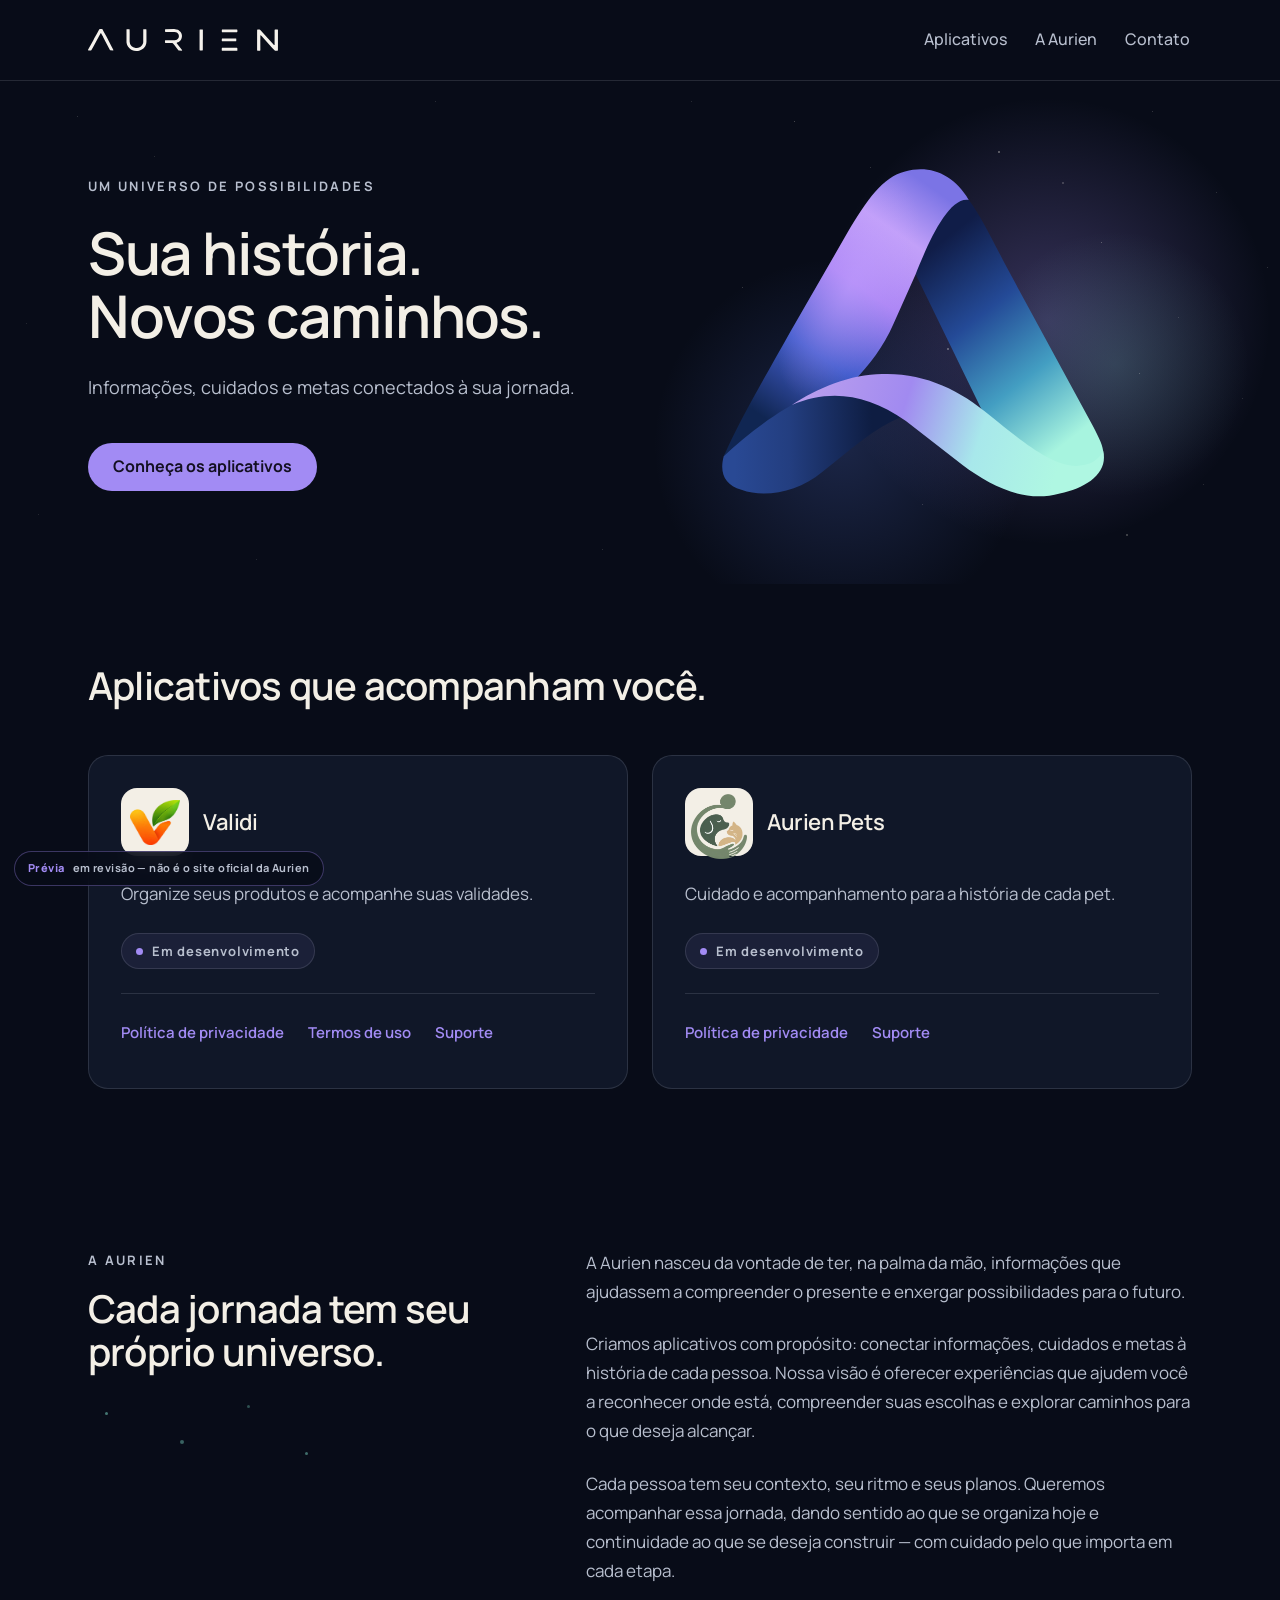
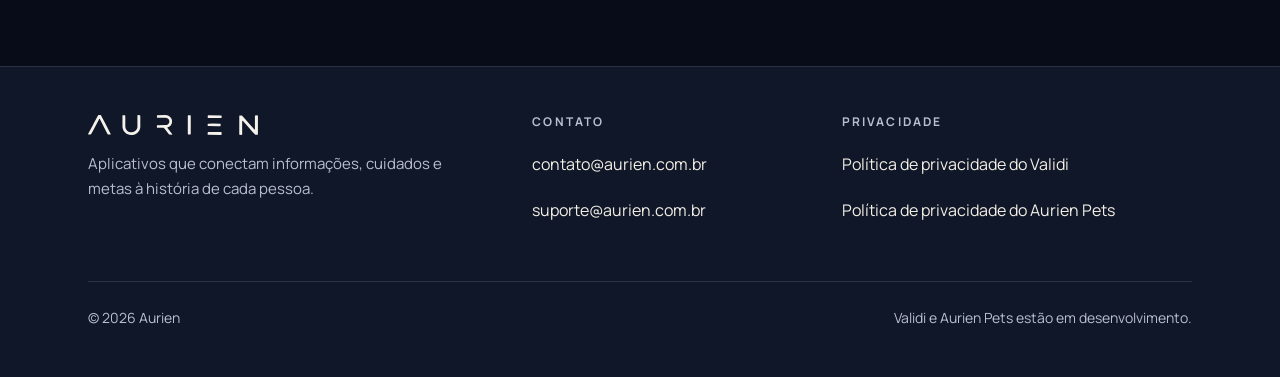
<file: index.html>
<!doctype html>
<html lang="pt-BR">
<head>
<meta charset="utf-8">
<meta name="viewport" content="width=device-width, initial-scale=1">
<title>Aurien — um universo de possibilidades</title>
<meta name="description" content="A Aurien cria aplicativos que conectam informações, cuidados e metas à história de cada pessoa. Conheça o Validi e o Aurien Pets.">
<meta name="robots" content="noindex, nofollow">
<link rel="icon" href="assets/marca/aurien-favicon.svg">
<link rel="preconnect" href="https://fonts.googleapis.com">
<link rel="preconnect" href="https://fonts.gstatic.com" crossorigin>
<link href="https://fonts.googleapis.com/css2?family=Manrope:wght@400;500;600;700&display=swap" rel="stylesheet">
<link rel="stylesheet" href="styles.css">
<script>document.documentElement.classList.add("js")</script>
</head>
<body>

<header class="topo">
  <div class="limite topo__linha">
    <a class="topo__marca" href="./" aria-label="Aurien, página inicial">
      <img src="assets/marca/aurien-lettering-marfim.svg" width="6002" height="706" alt="Aurien">
    </a>
    <nav aria-label="Principal">
      <ul class="menu">
        <li><a href="#aplicativos">Aplicativos</a></li>
        <li><a href="#sobre">A Aurien</a></li>
        <li><a href="#contato">Contato</a></li>
      </ul>
    </nav>
  </div>
</header>

<main>

  <!-- ===== abertura ===== -->
  <section class="abertura">

    <!-- Camada decorativa: estrelas estáticas e manchas de luz difusa.
         Não contém informação e não recebe clique. -->
    <div class="atmosfera" aria-hidden="true">
      <div class="luz luz--violeta"></div>
      <div class="luz luz--azul"></div>
      <div class="luz luz--turquesa"></div>

      <span class="estrela" style="--x:62%;--y:8%;--o:.34"></span>
      <span class="estrela" style="--x:78%;--y:14%;--d:2px;--o:.42"></span>
      <span class="estrela" style="--x:90%;--y:6%;--o:.24"></span>
      <span class="estrela" style="--x:70%;--y:26%;--o:.30"></span>
      <span class="estrela" style="--x:86%;--y:32%;--o:.38"></span>
      <span class="estrela" style="--x:95%;--y:22%;--o:.20"></span>
      <span class="estrela" style="--x:58%;--y:41%;--o:.26"></span>
      <span class="estrela" style="--x:74%;--y:53%;--d:2px;--o:.40"></span>
      <span class="estrela" style="--x:92%;--y:47%;--o:.22"></span>
      <span class="estrela" style="--x:66%;--y:68%;--o:.32"></span>
      <span class="estrela" style="--x:82%;--y:75%;--o:.28"></span>
      <span class="estrela" style="--x:97%;--y:63%;--o:.18"></span>
      <span class="estrela" style="--x:6%;--y:7%;--o:.22"></span>
      <span class="estrela" style="--x:3%;--y:86%;--o:.16"></span>
      <span class="estrela" style="--x:47%;--y:93%;--o:.20"></span>
      <span class="estrela" style="--x:88%;--y:90%;--d:2px;--o:.30"></span>

      <span class="estrela estrela--extra" style="--x:54%;--y:4%;--o:.18"></span>
      <span class="estrela estrela--extra" style="--x:68%;--y:17%;--o:.24"></span>
      <span class="estrela estrela--extra" style="--x:83%;--y:20%;--d:2px;--o:.26"></span>
      <span class="estrela estrela--extra" style="--x:76%;--y:36%;--o:.20"></span>
      <span class="estrela estrela--extra" style="--x:61%;--y:58%;--o:.22"></span>
      <span class="estrela estrela--extra" style="--x:89%;--y:58%;--o:.34"></span>
      <span class="estrela estrela--extra" style="--x:72%;--y:84%;--o:.24"></span>
      <span class="estrela estrela--extra" style="--x:94%;--y:80%;--o:.18"></span>
      <span class="estrela estrela--extra" style="--x:57%;--y:77%;--o:.16"></span>
      <span class="estrela estrela--extra" style="--x:12%;--y:15%;--o:.18"></span>
      <span class="estrela estrela--extra" style="--x:2%;--y:48%;--o:.15"></span>
      <span class="estrela estrela--extra" style="--x:20%;--y:95%;--o:.17"></span>
      <span class="estrela estrela--extra" style="--x:34%;--y:4%;--o:.19"></span>
      <span class="estrela estrela--extra" style="--x:99%;--y:37%;--o:.21"></span>
    </div>

    <div class="limite abertura__grade">
      <div>
        <p class="sobrancelha">Um universo de possibilidades</p>
        <h1>Sua história.<br>Novos caminhos.</h1>
        <p class="abertura__frase">
          Informações, cuidados e metas conectados à sua jornada.
        </p>
        <p class="abertura__acao">
          <a class="botao" href="#aplicativos">Conheça os aplicativos</a>
        </p>
      </div>

      <div class="abertura__simbolo">
        <img src="assets/marca/aurien-simbolo.svg" width="1000" height="858"
             alt="Símbolo da Aurien: uma fita contínua dobrada na forma da letra A">
      </div>
    </div>
  </section>

  <!-- ===== aplicativos ===== -->
  <section class="secao" id="aplicativos">
    <div class="limite">
      <h2 class="titulo-secao revelar">Aplicativos que acompanham você.</h2>

      <div class="apps">

        <article class="cartao revelar" id="validi">
          <h3 class="cartao__nome">
            <span class="marca-app">
              <img src="assets/apps/validi_icone.webp" width="256" height="231" alt="">
            </span>
            Validi
          </h3>
          <p class="cartao__desc">
            Organize seus produtos e acompanhe suas validades.
          </p>
          <p class="estado"><span class="estado__ponto" aria-hidden="true"></span>Em desenvolvimento</p>
          <ul class="cartao__links">
            <li><a href="privacidade/validi/">Política de privacidade</a></li>
            <li><a href="termos/validi/">Termos de uso</a></li>
            <li><a href="mailto:suporte@aurien.com.br?subject=Suporte%20Validi">Suporte</a></li>
          </ul>
        </article>

        <article class="cartao revelar" id="aurien-pets">
          <h3 class="cartao__nome">
            <span class="marca-app marca-app--pets">
              <img src="assets/apps/aurien_pets_icone.webp" width="222" height="256" alt="">
            </span>
            Aurien Pets
          </h3>
          <p class="cartao__desc">
            Cuidado e acompanhamento para a história de cada pet.
          </p>
          <p class="estado"><span class="estado__ponto" aria-hidden="true"></span>Em desenvolvimento</p>
          <ul class="cartao__links">
            <li><a href="privacidade/aurien-pets/">Política de privacidade</a></li>
            <li><a href="mailto:suporte@aurien.com.br?subject=Suporte%20Aurien%20Pets">Suporte</a></li>
          </ul>
        </article>

      </div>
    </div>
  </section>

  <!-- ===== a Aurien ===== -->
  <section class="secao sobre" id="sobre">
    <div class="limite sobre__grade">
      <div class="revelar">
        <p class="sobrancelha">A Aurien</p>
        <h2 class="titulo-secao" style="margin-top:var(--e2)">
          Cada jornada tem seu próprio universo.
        </h2>
        <div class="constelacao" aria-hidden="true">
          <span style="--x:4%;--y:18%;--o:.55"></span>
          <span style="--x:22%;--y:52%;--d:4px;--o:.45"></span>
          <span style="--x:38%;--y:10%;--o:.35"></span>
          <span style="--x:52%;--y:66%;--o:.50"></span>
        </div>
      </div>

      <div class="sobre__texto revelar">
        <p>
          A Aurien nasceu da vontade de ter, na palma da mão, informações que
          ajudassem a compreender o presente e enxergar possibilidades para o
          futuro.
        </p>
        <p>
          Criamos aplicativos com propósito: conectar informações, cuidados e
          metas à história de cada pessoa. Nossa visão é oferecer experiências
          que ajudem você a reconhecer onde está, compreender suas escolhas e
          explorar caminhos para o que deseja alcançar.
        </p>
        <p>
          Cada pessoa tem seu contexto, seu ritmo e seus planos. Queremos
          acompanhar essa jornada, dando sentido ao que se organiza hoje e
          continuidade ao que se deseja construir — com cuidado pelo que importa
          em cada etapa.
        </p>
      </div>
    </div>
  </section>

</main>

<footer class="rodape" id="contato">
  <div class="limite">
    <div class="rodape__grade">
      <div class="rodape__marca revelar">
        <img src="assets/marca/aurien-lettering-marfim.svg" width="6002" height="706" alt="Aurien">
        <p>Aplicativos que conectam informações, cuidados e metas à história de cada pessoa.</p>
      </div>

      <div class="revelar">
        <h3>Contato</h3>
        <ul>
          <li><a href="mailto:contato@aurien.com.br">contato@aurien.com.br</a></li>
          <li><a href="mailto:suporte@aurien.com.br">suporte@aurien.com.br</a></li>
        </ul>
      </div>

      <div class="rodape__privacidade revelar">
        <h3>Privacidade</h3>
        <ul>
          <li><a href="privacidade/validi/">Política de privacidade do Validi</a></li>
          <li><a href="privacidade/aurien-pets/">Política de privacidade do Aurien Pets</a></li>
        </ul>
      </div>
    </div>

    <div class="rodape__fim">
      <p>© 2026 Aurien</p>
      <p>Validi e Aurien Pets estão em desenvolvimento.</p>
    </div>
  </div>
</footer>

<p class="previa-selo"><b>Prévia</b> em revisão — não é o site oficial da Aurien</p>

<script src="main.js" defer></script>
</body>
</html>
</file>
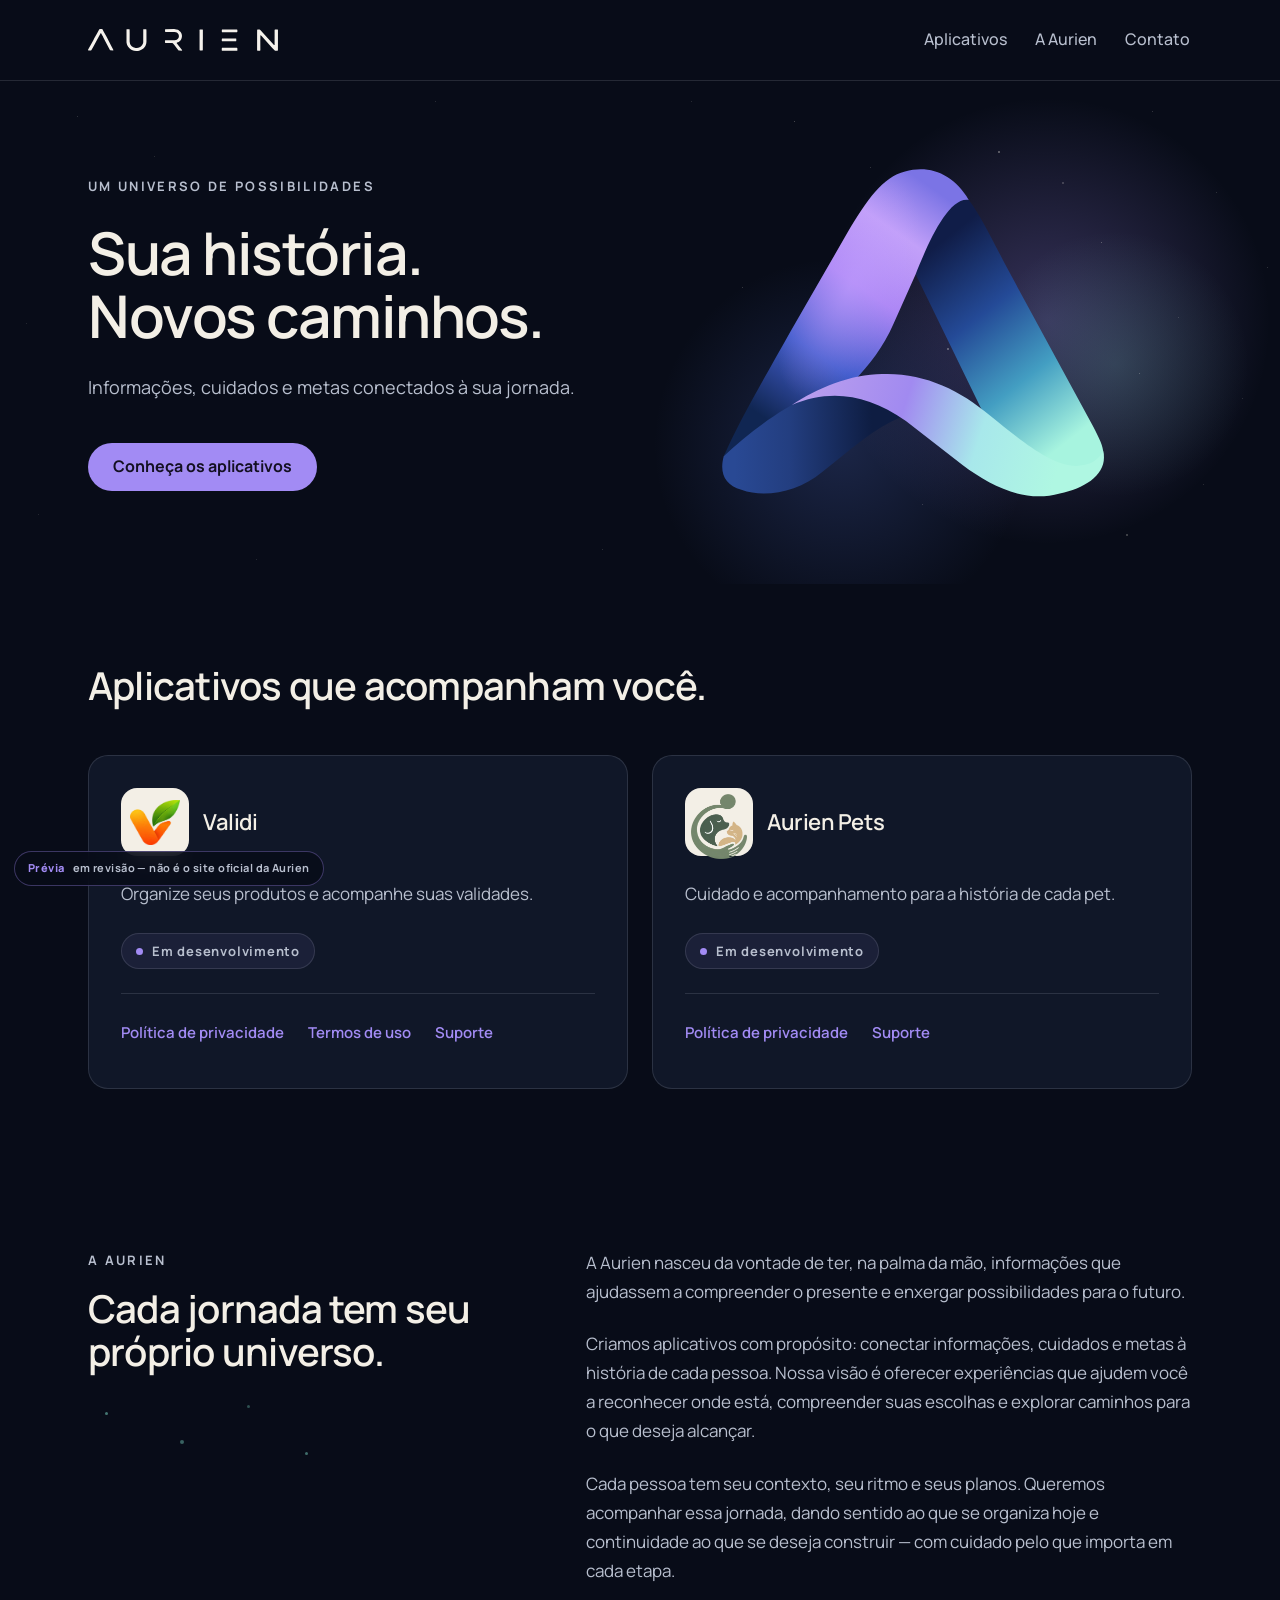
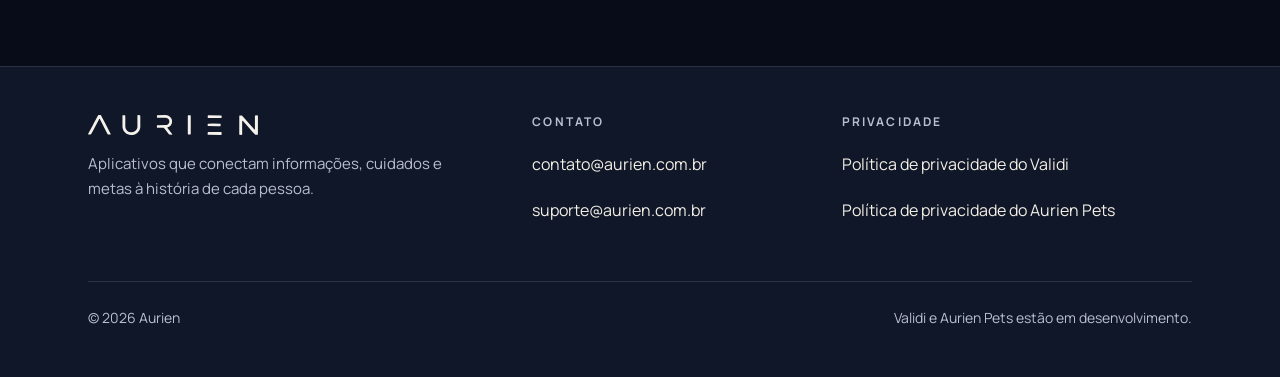
<file: aplicativos/index.html>
<!doctype html>
<html lang="pt-BR">
<head>
<meta charset="utf-8">
<meta name="viewport" content="width=device-width, initial-scale=1">
<title>Aplicativos — Aurien</title>
<meta name="robots" content="noindex, nofollow">
<link rel="canonical" href="../#aplicativos">
<!-- Este endereço virou uma seção da home. O refresh cobre quem chega sem
     JavaScript; o script abaixo evita deixar a parada no histórico. -->
<meta http-equiv="refresh" content="0; url=../#aplicativos">
<link rel="stylesheet" href="../styles.css">
<script>location.replace(new URL("../#aplicativos", location.href).href)</script>
</head>
<body>
<main class="legal">
  <div class="legal__limite">
    <h1>Os aplicativos agora fica na página inicial</h1>
    <p class="conduz" style="margin-top:var(--e3)">
      Se a página não abrir sozinha,
      <a href="../#aplicativos" style="color:var(--accent)">siga para Os aplicativos</a>.
    </p>
  </div>
</main>
</body>
</html>
</file>
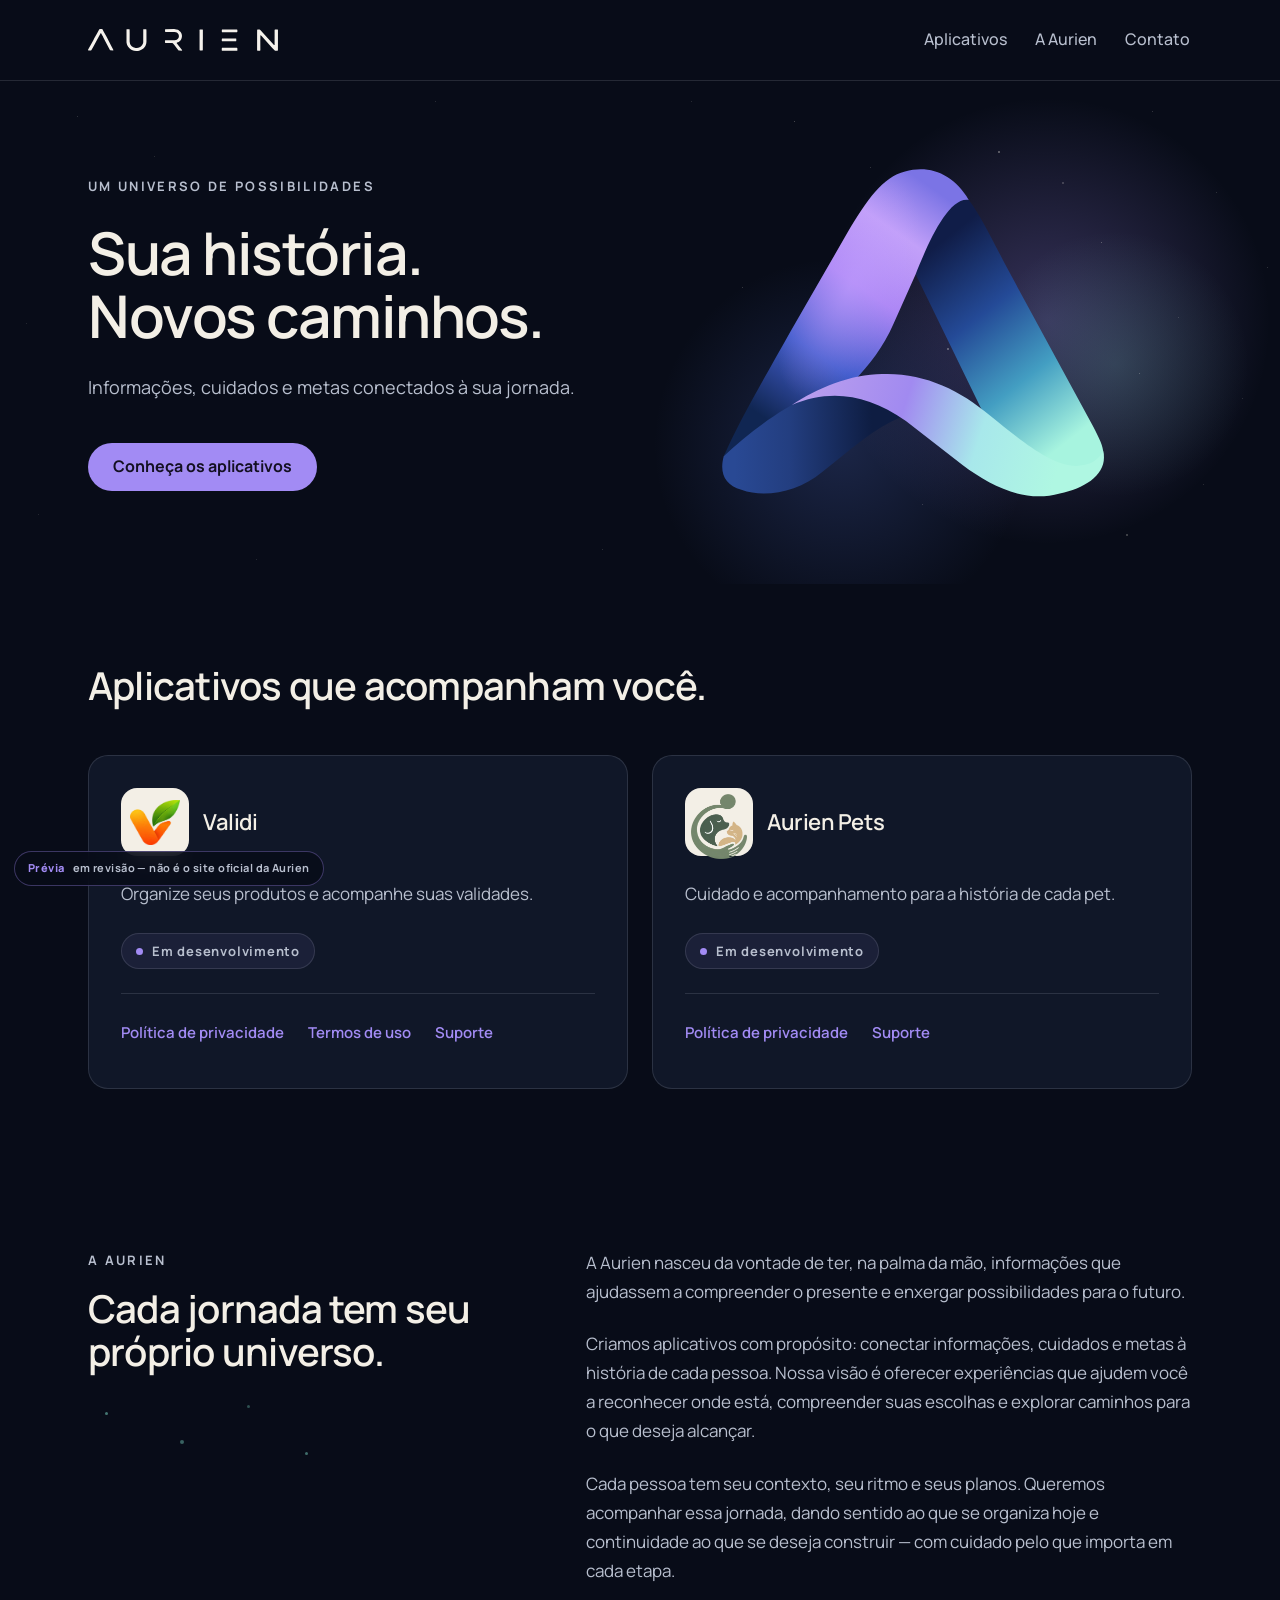
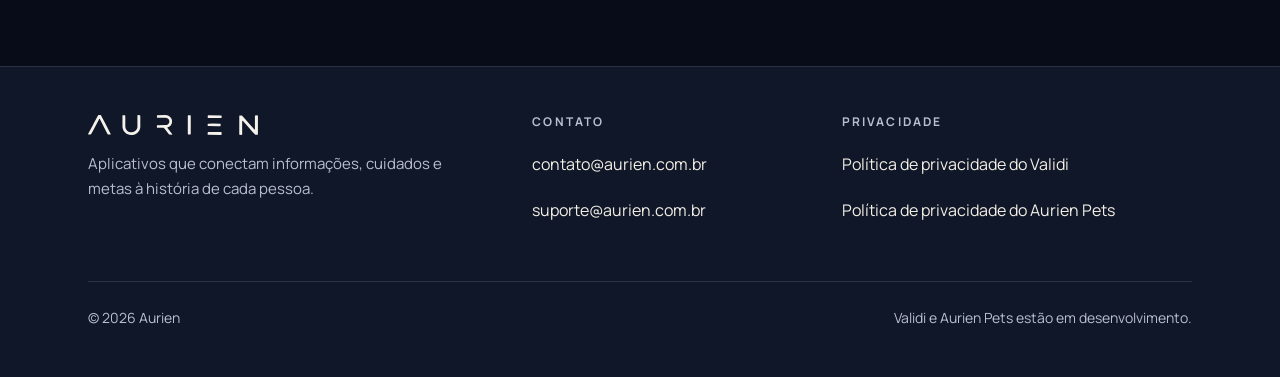
<file: aurien-pets/index.html>
<!doctype html>
<html lang="pt-BR">
<head>
<meta charset="utf-8">
<meta name="viewport" content="width=device-width, initial-scale=1">
<title>Aurien Pets — Aurien</title>
<meta name="robots" content="noindex, nofollow">
<link rel="canonical" href="../#aurien-pets">
<!-- Este endereço virou uma seção da home. O refresh cobre quem chega sem
     JavaScript; o script abaixo evita deixar a parada no histórico. -->
<meta http-equiv="refresh" content="0; url=../#aurien-pets">
<link rel="stylesheet" href="../styles.css">
<script>location.replace(new URL("../#aurien-pets", location.href).href)</script>
</head>
<body>
<main class="legal">
  <div class="legal__limite">
    <h1>O Aurien Pets agora fica na página inicial</h1>
    <p class="conduz" style="margin-top:var(--e3)">
      Se a página não abrir sozinha,
      <a href="../#aurien-pets" style="color:var(--accent)">siga para O Aurien Pets</a>.
    </p>
  </div>
</main>
</body>
</html>
</file>
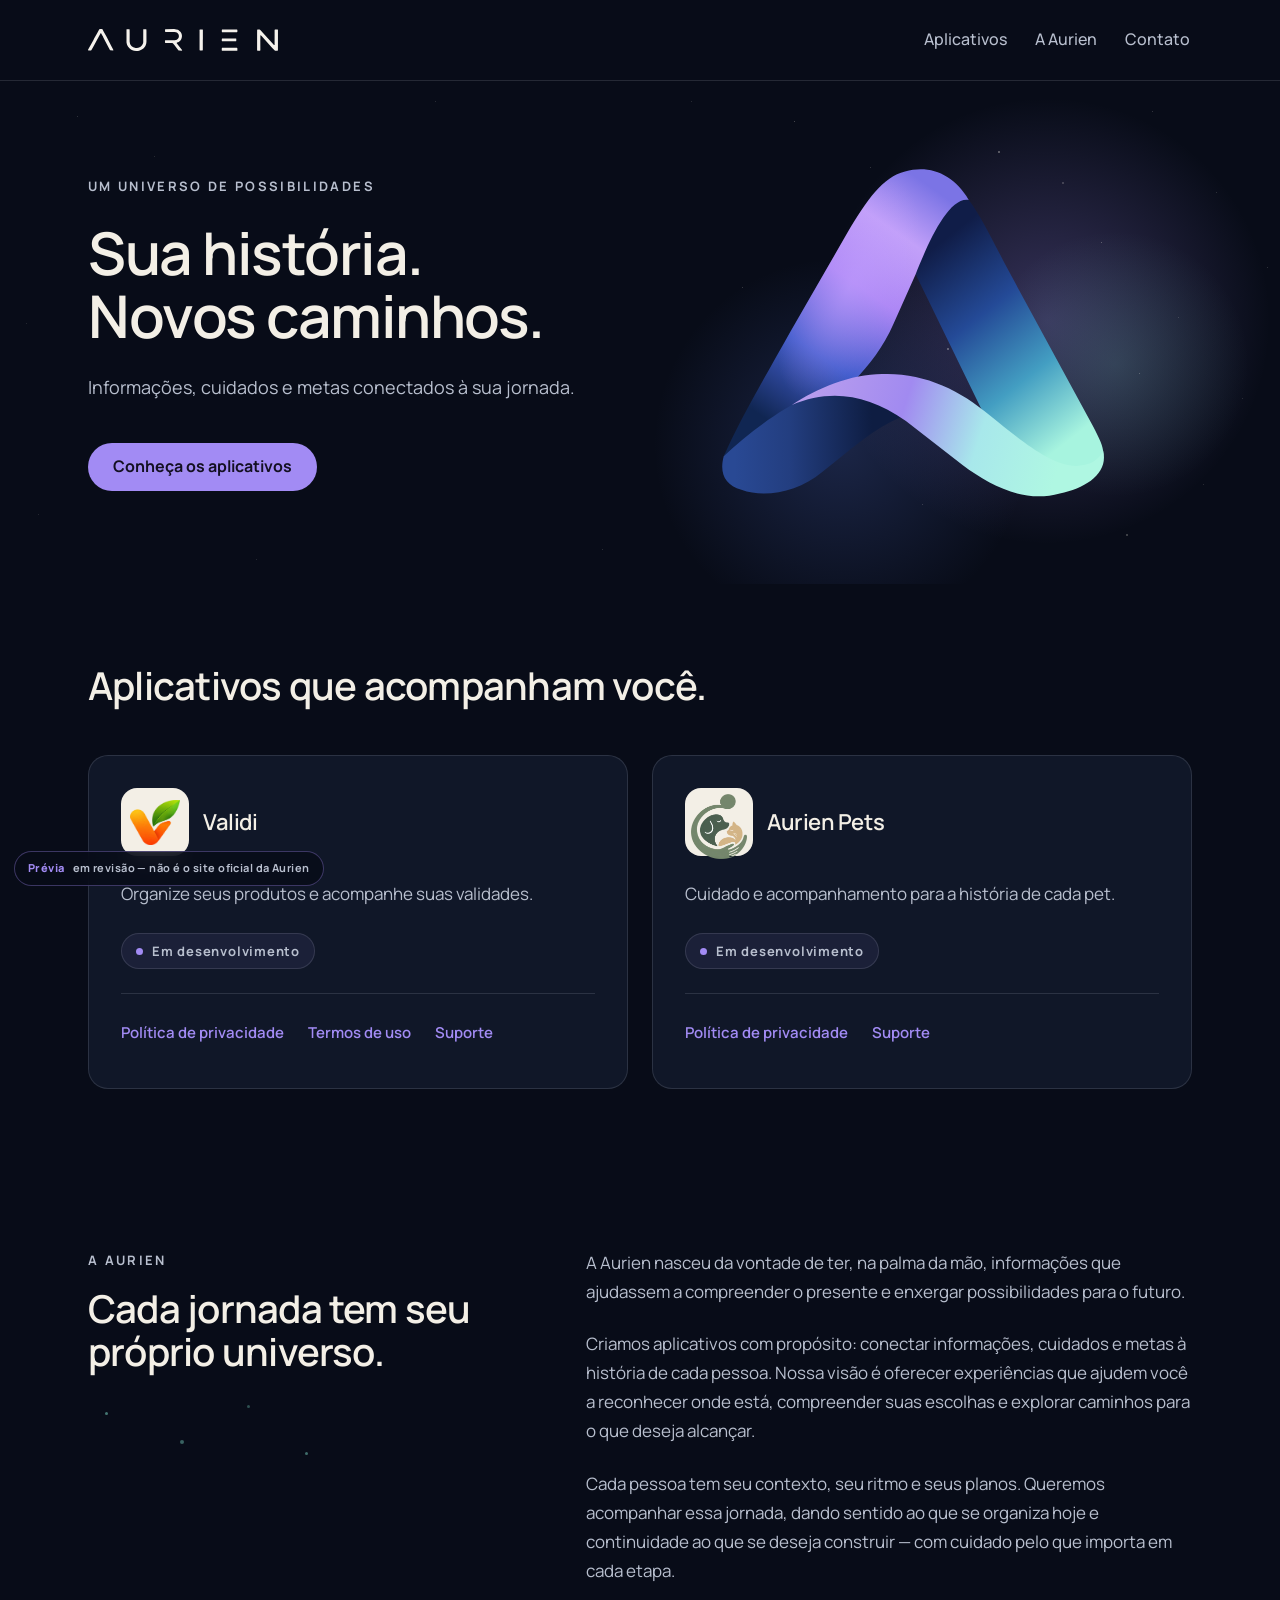
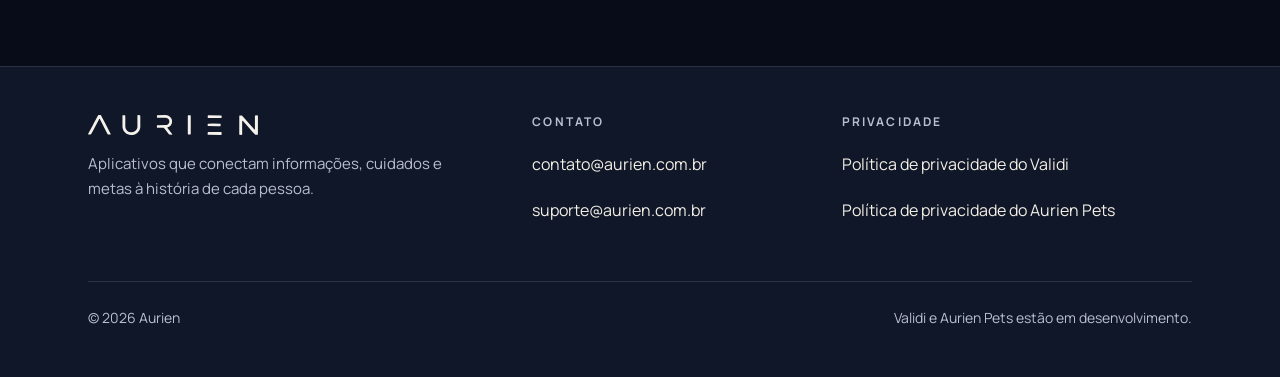
<file: validi/index.html>
<!doctype html>
<html lang="pt-BR">
<head>
<meta charset="utf-8">
<meta name="viewport" content="width=device-width, initial-scale=1">
<title>Validi — Aurien</title>
<meta name="robots" content="noindex, nofollow">
<link rel="canonical" href="../#validi">
<!-- Este endereço virou uma seção da home. O refresh cobre quem chega sem
     JavaScript; o script abaixo evita deixar a parada no histórico. -->
<meta http-equiv="refresh" content="0; url=../#validi">
<link rel="stylesheet" href="../styles.css">
<script>location.replace(new URL("../#validi", location.href).href)</script>
</head>
<body>
<main class="legal">
  <div class="legal__limite">
    <h1>O Validi agora fica na página inicial</h1>
    <p class="conduz" style="margin-top:var(--e3)">
      Se a página não abrir sozinha,
      <a href="../#validi" style="color:var(--accent)">siga para O Validi</a>.
    </p>
  </div>
</main>
</body>
</html>
</file>
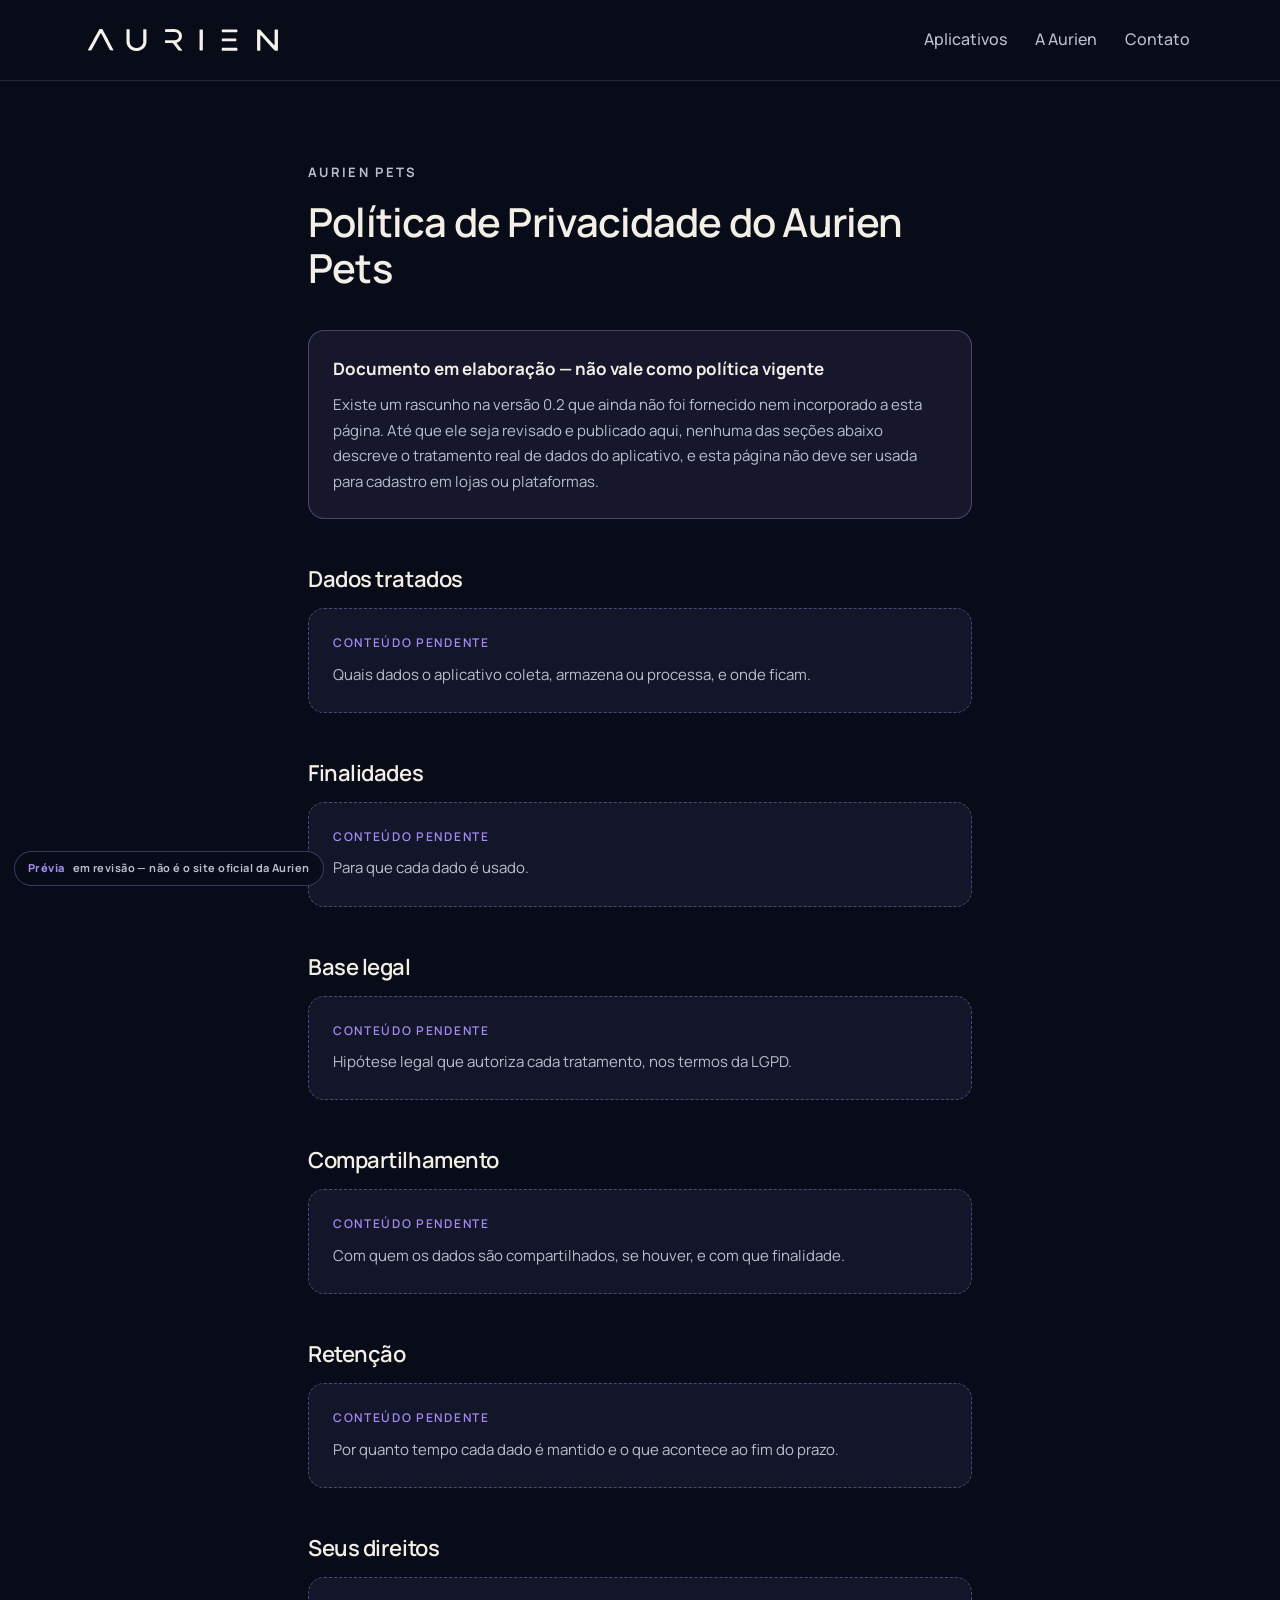
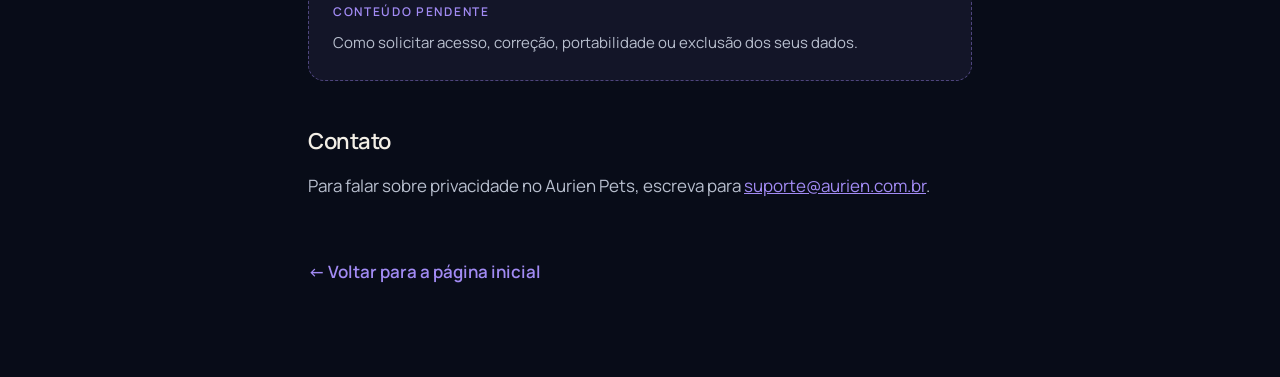
<file: privacidade/aurien-pets/index.html>
<!doctype html>
<html lang="pt-BR">
<head>
<meta charset="utf-8">
<meta name="viewport" content="width=device-width, initial-scale=1">
<title>Política de Privacidade do Aurien Pets — Aurien</title>
<meta name="description" content="Política de Privacidade do aplicativo Aurien Pets, da Aurien. Documento em elaboração, ainda não publicado como versão vigente.">
<meta name="robots" content="noindex, nofollow">
<link rel="icon" href="../../assets/marca/aurien-favicon.svg">
<link rel="preconnect" href="https://fonts.googleapis.com">
<link rel="preconnect" href="https://fonts.gstatic.com" crossorigin>
<link href="https://fonts.googleapis.com/css2?family=Manrope:wght@400;500;600;700&display=swap" rel="stylesheet">
<link rel="stylesheet" href="../../styles.css">
</head>
<body>

<header class="topo">
  <div class="limite topo__linha">
    <a class="topo__marca" href="../../" aria-label="Aurien, página inicial">
      <img src="../../assets/marca/aurien-lettering-marfim.svg" width="6002" height="706" alt="Aurien">
    </a>
    <nav aria-label="Principal">
      <ul class="menu">
        <li><a href="../../#aplicativos">Aplicativos</a></li>
        <li><a href="../../#sobre">A Aurien</a></li>
        <li><a href="../../#contato">Contato</a></li>
      </ul>
    </nav>
  </div>
</header>

<main class="legal">
  <div class="legal__limite">

    <p class="sobrancelha">Aurien Pets</p>
    <h1 style="margin-top:var(--e2)">Política de Privacidade do Aurien Pets</h1>

    <div class="aviso">
      <strong>Documento em elaboração — não vale como política vigente</strong>
      <p>
        Existe um rascunho na versão 0.2 que ainda não foi fornecido nem
        incorporado a esta página. Até que ele seja revisado e publicado aqui,
        nenhuma das seções abaixo descreve o tratamento real de dados do
        aplicativo, e esta página não deve ser usada para cadastro em lojas ou
        plataformas.
      </p>
    </div>

    <div class="legal__corpo">

      <section>
        <h2>Dados tratados</h2>
        <div class="pendente">
          <strong>Conteúdo pendente</strong>
          <p>Quais dados o aplicativo coleta, armazena ou processa, e onde ficam.</p>
        </div>
      </section>

      <section>
        <h2>Finalidades</h2>
        <div class="pendente">
          <strong>Conteúdo pendente</strong>
          <p>Para que cada dado é usado.</p>
        </div>
      </section>

      <section>
        <h2>Base legal</h2>
        <div class="pendente">
          <strong>Conteúdo pendente</strong>
          <p>Hipótese legal que autoriza cada tratamento, nos termos da LGPD.</p>
        </div>
      </section>

      <section>
        <h2>Compartilhamento</h2>
        <div class="pendente">
          <strong>Conteúdo pendente</strong>
          <p>Com quem os dados são compartilhados, se houver, e com que finalidade.</p>
        </div>
      </section>

      <section>
        <h2>Retenção</h2>
        <div class="pendente">
          <strong>Conteúdo pendente</strong>
          <p>Por quanto tempo cada dado é mantido e o que acontece ao fim do prazo.</p>
        </div>
      </section>

      <section>
        <h2>Seus direitos</h2>
        <div class="pendente">
          <strong>Conteúdo pendente</strong>
          <p>Como solicitar acesso, correção, portabilidade ou exclusão dos seus dados.</p>
        </div>
      </section>

      <section>
        <h2>Contato</h2>
        <p>
          Para falar sobre privacidade no Aurien Pets, escreva para
          <a href="mailto:suporte@aurien.com.br?subject=Privacidade%20Aurien%20Pets">suporte@aurien.com.br</a>.
        </p>
      </section>

    </div>

    <a class="voltar" href="../../">← Voltar para a página inicial</a>
  </div>
</main>

<p class="previa-selo"><b>Prévia</b> em revisão — não é o site oficial da Aurien</p>

</body>
</html>
</file>
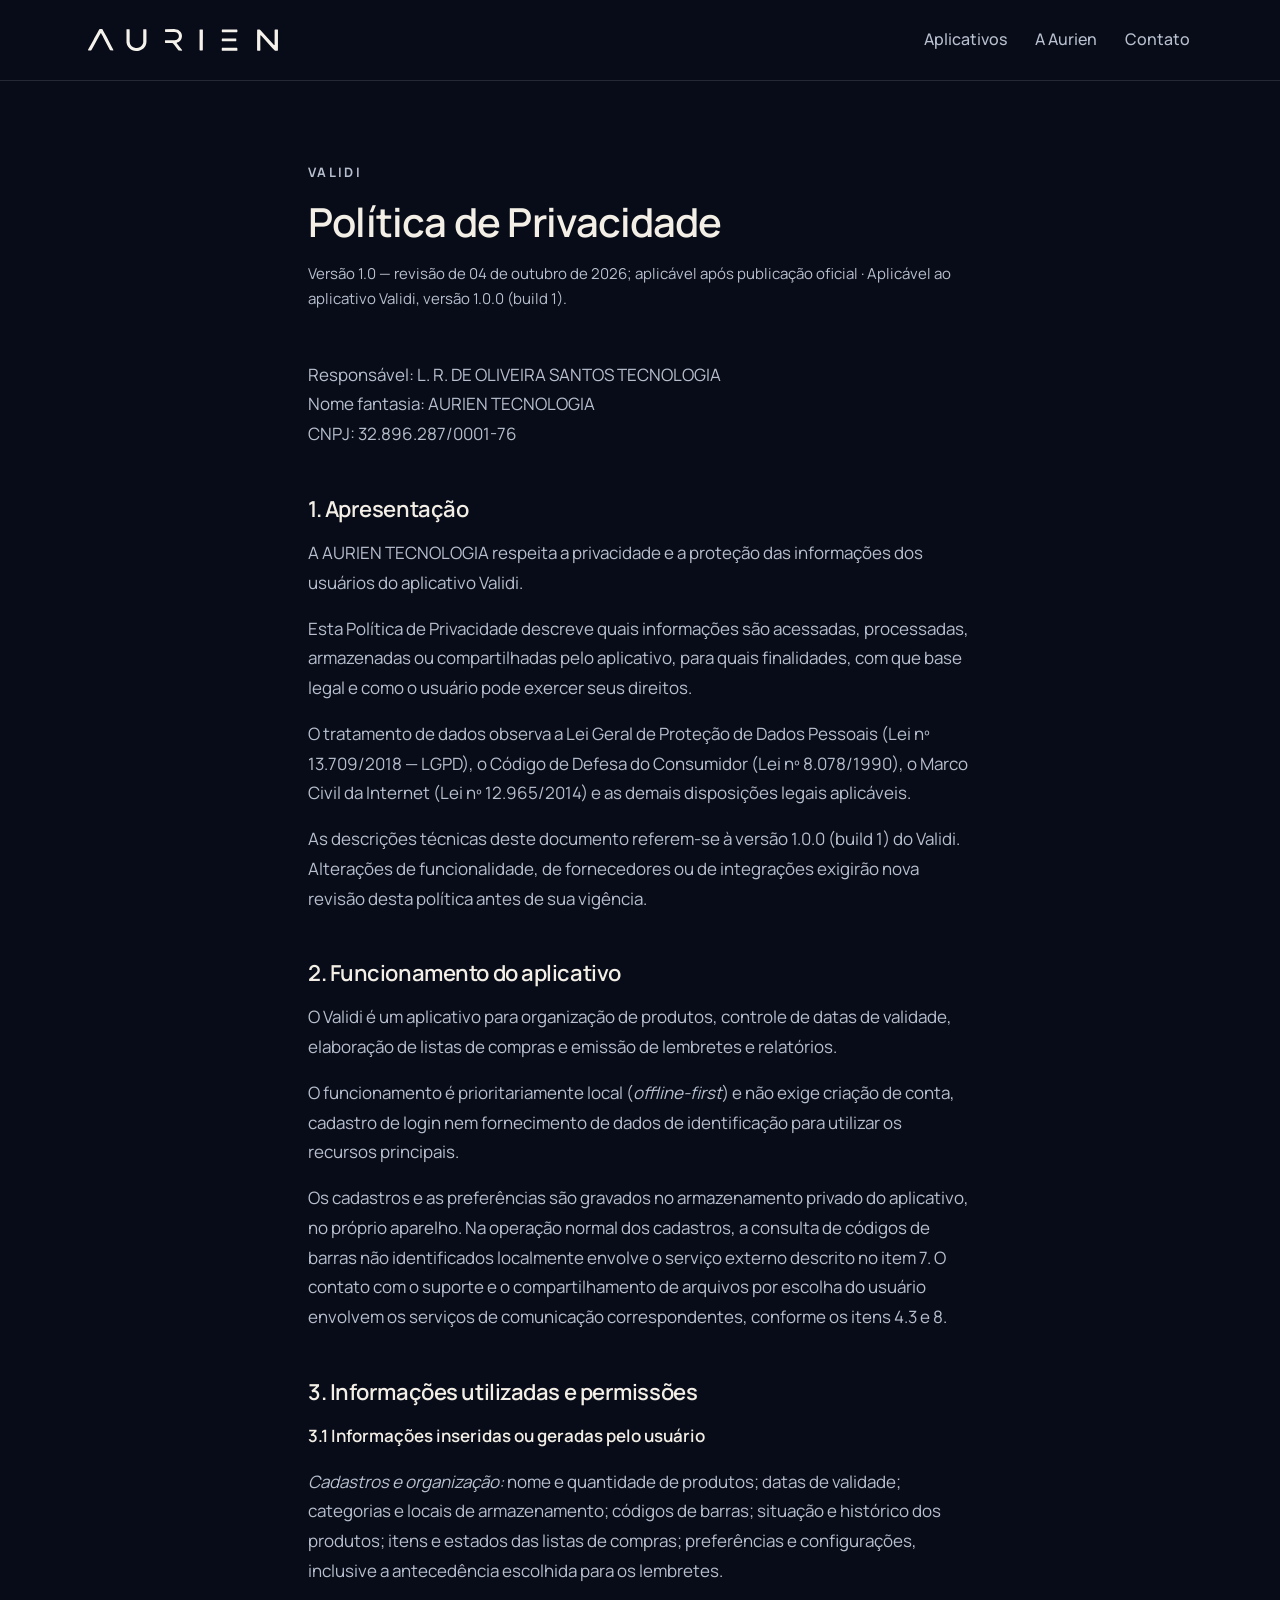
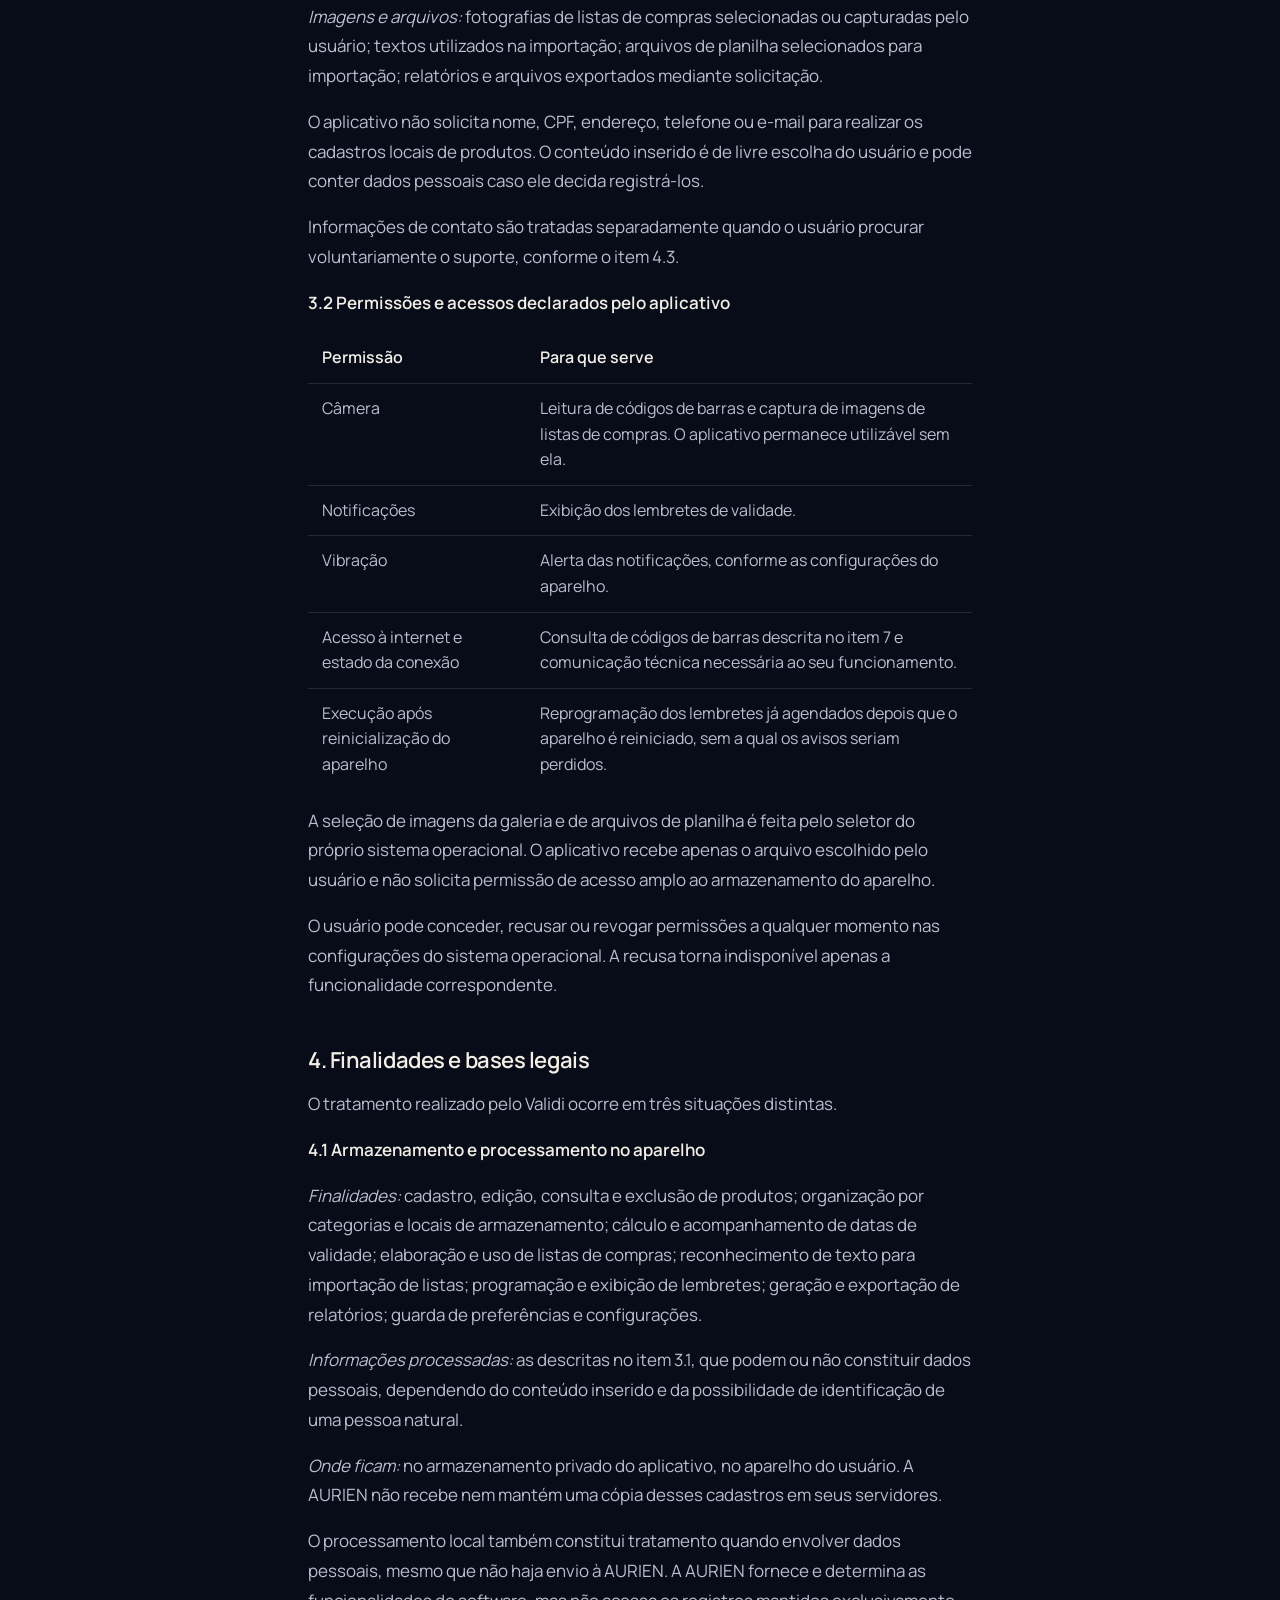
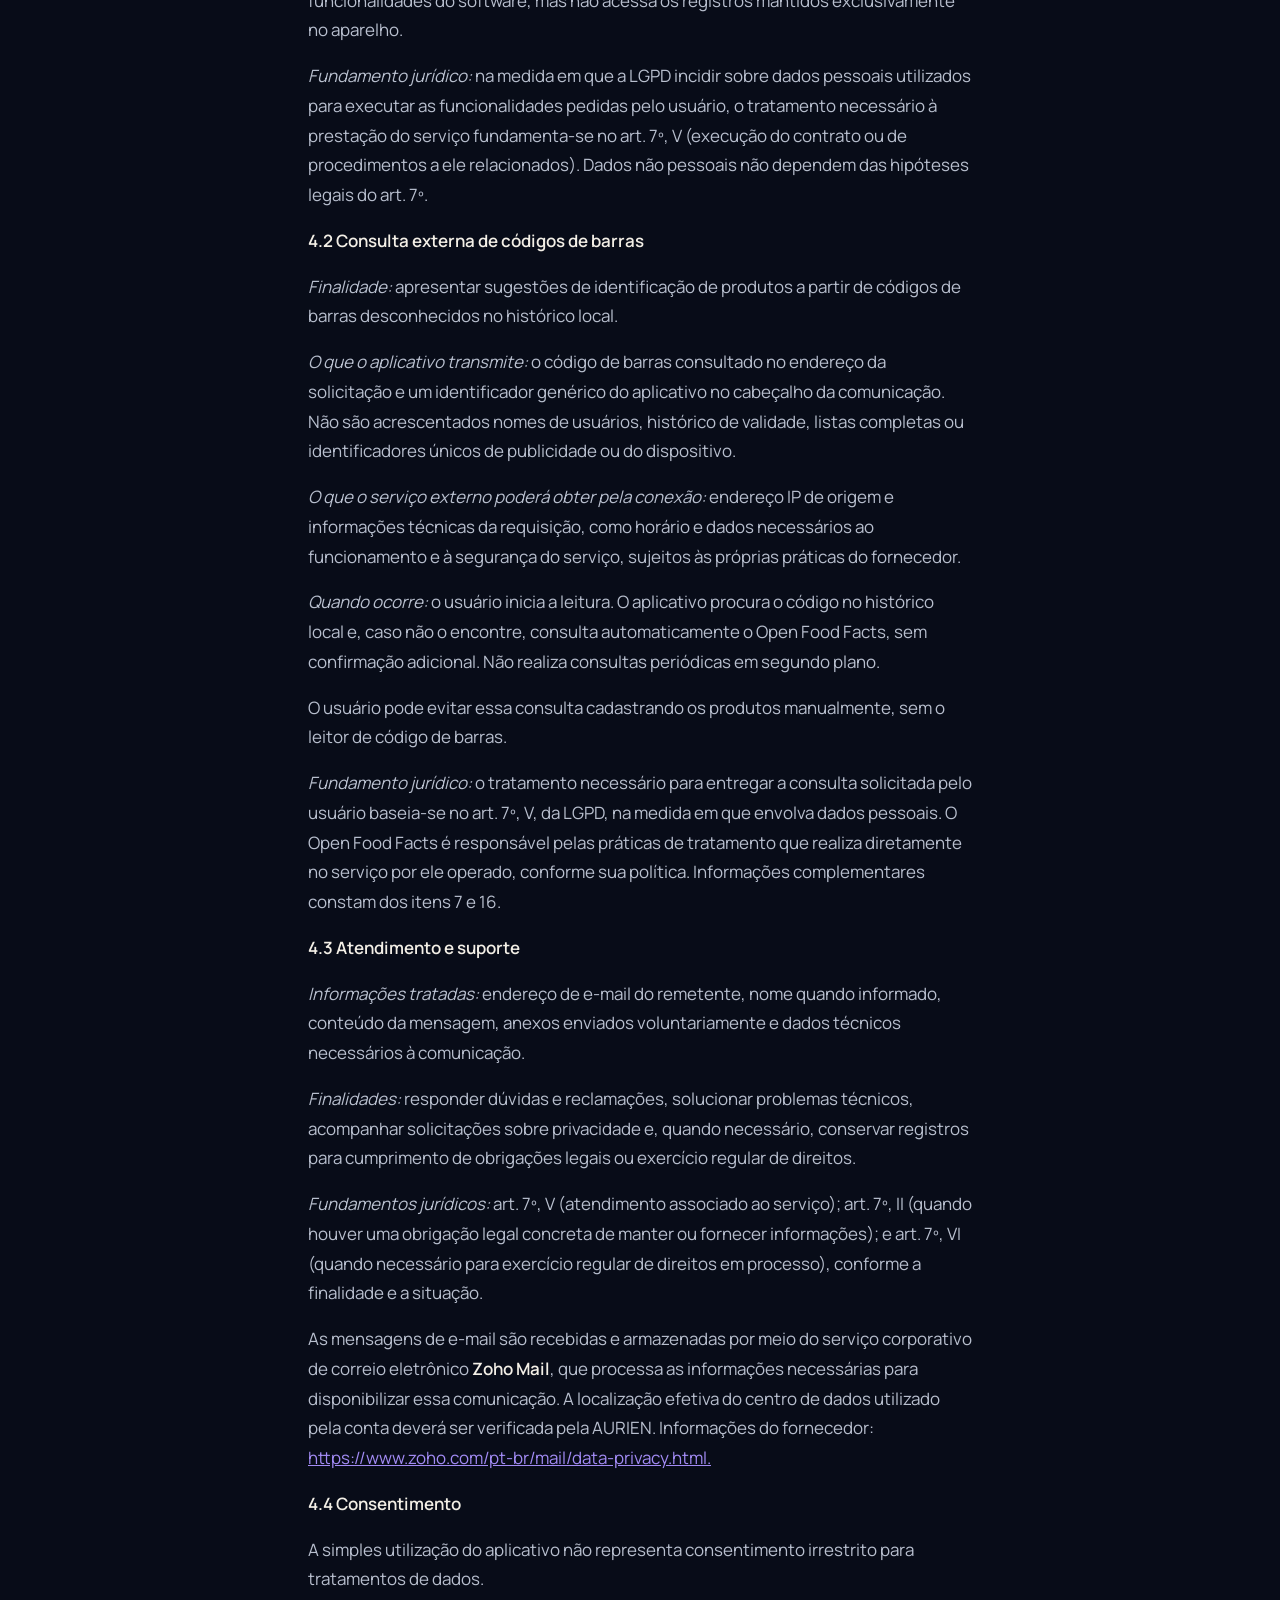
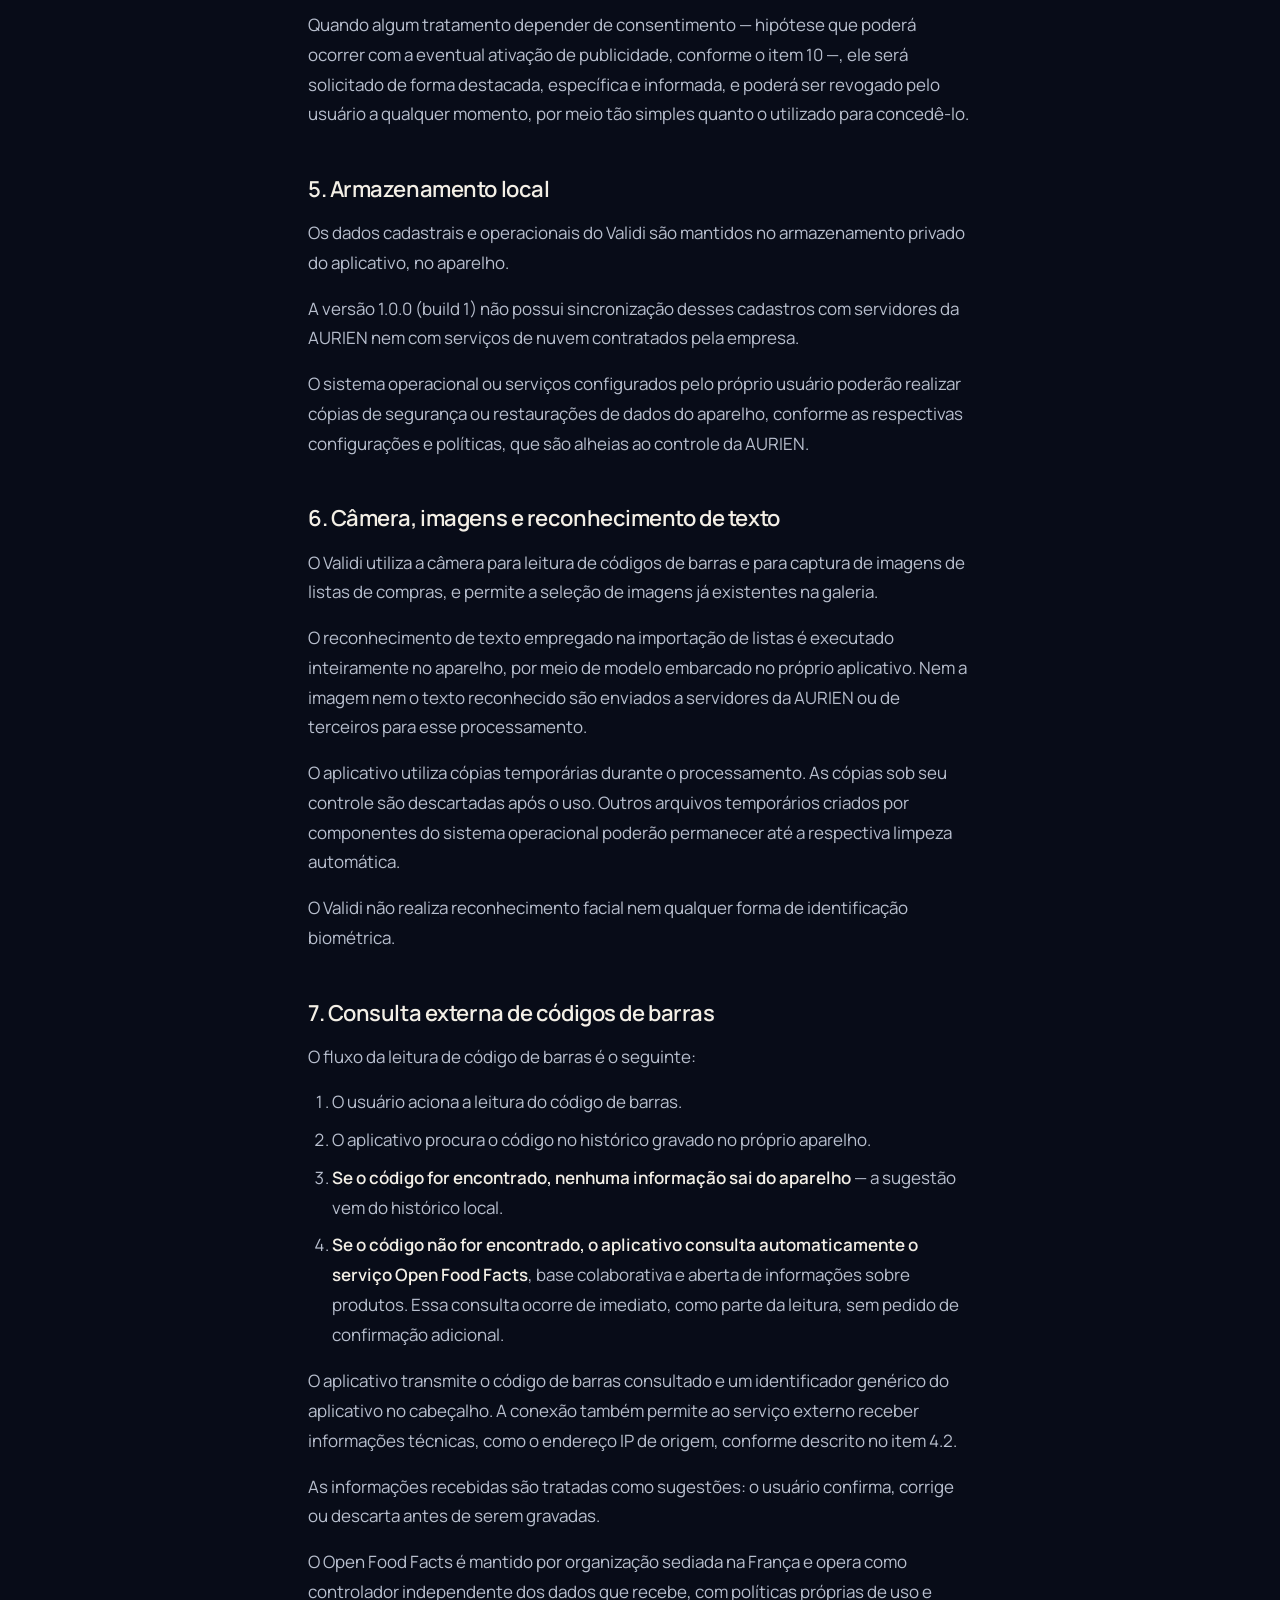
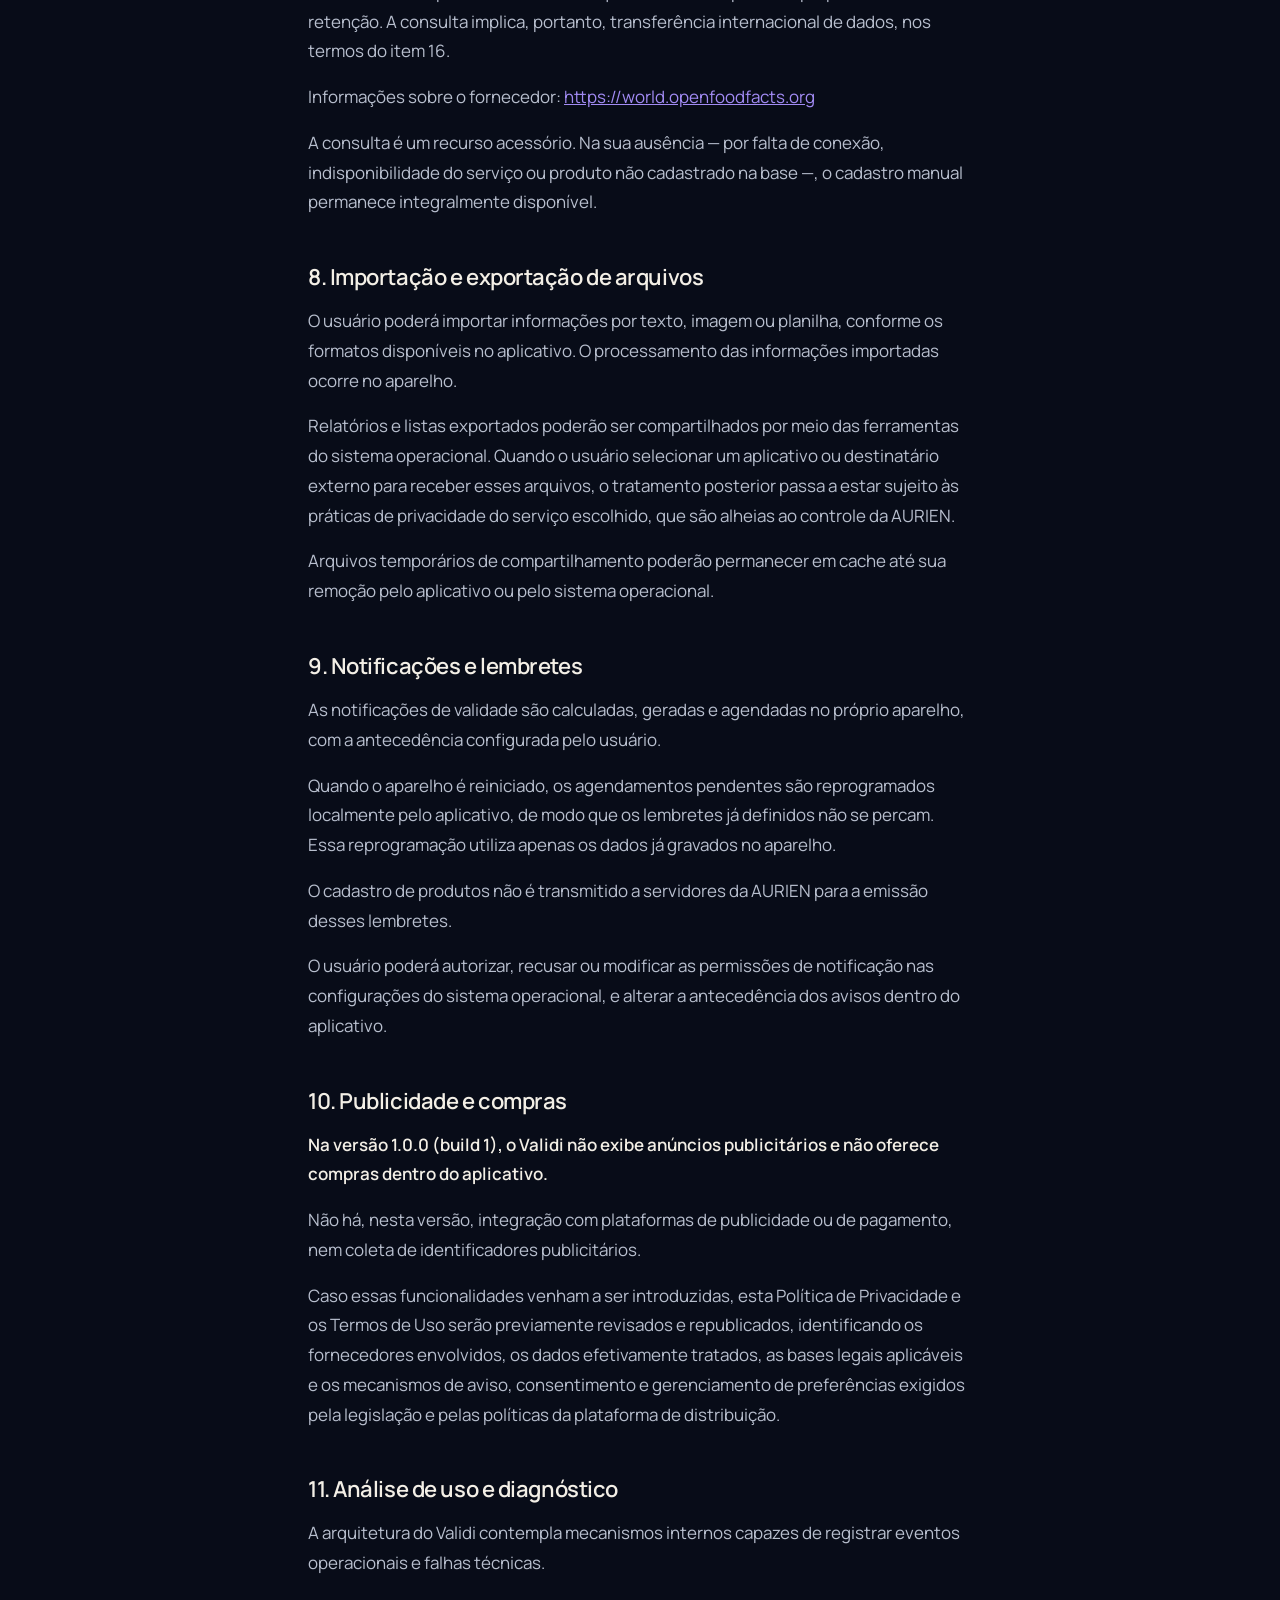
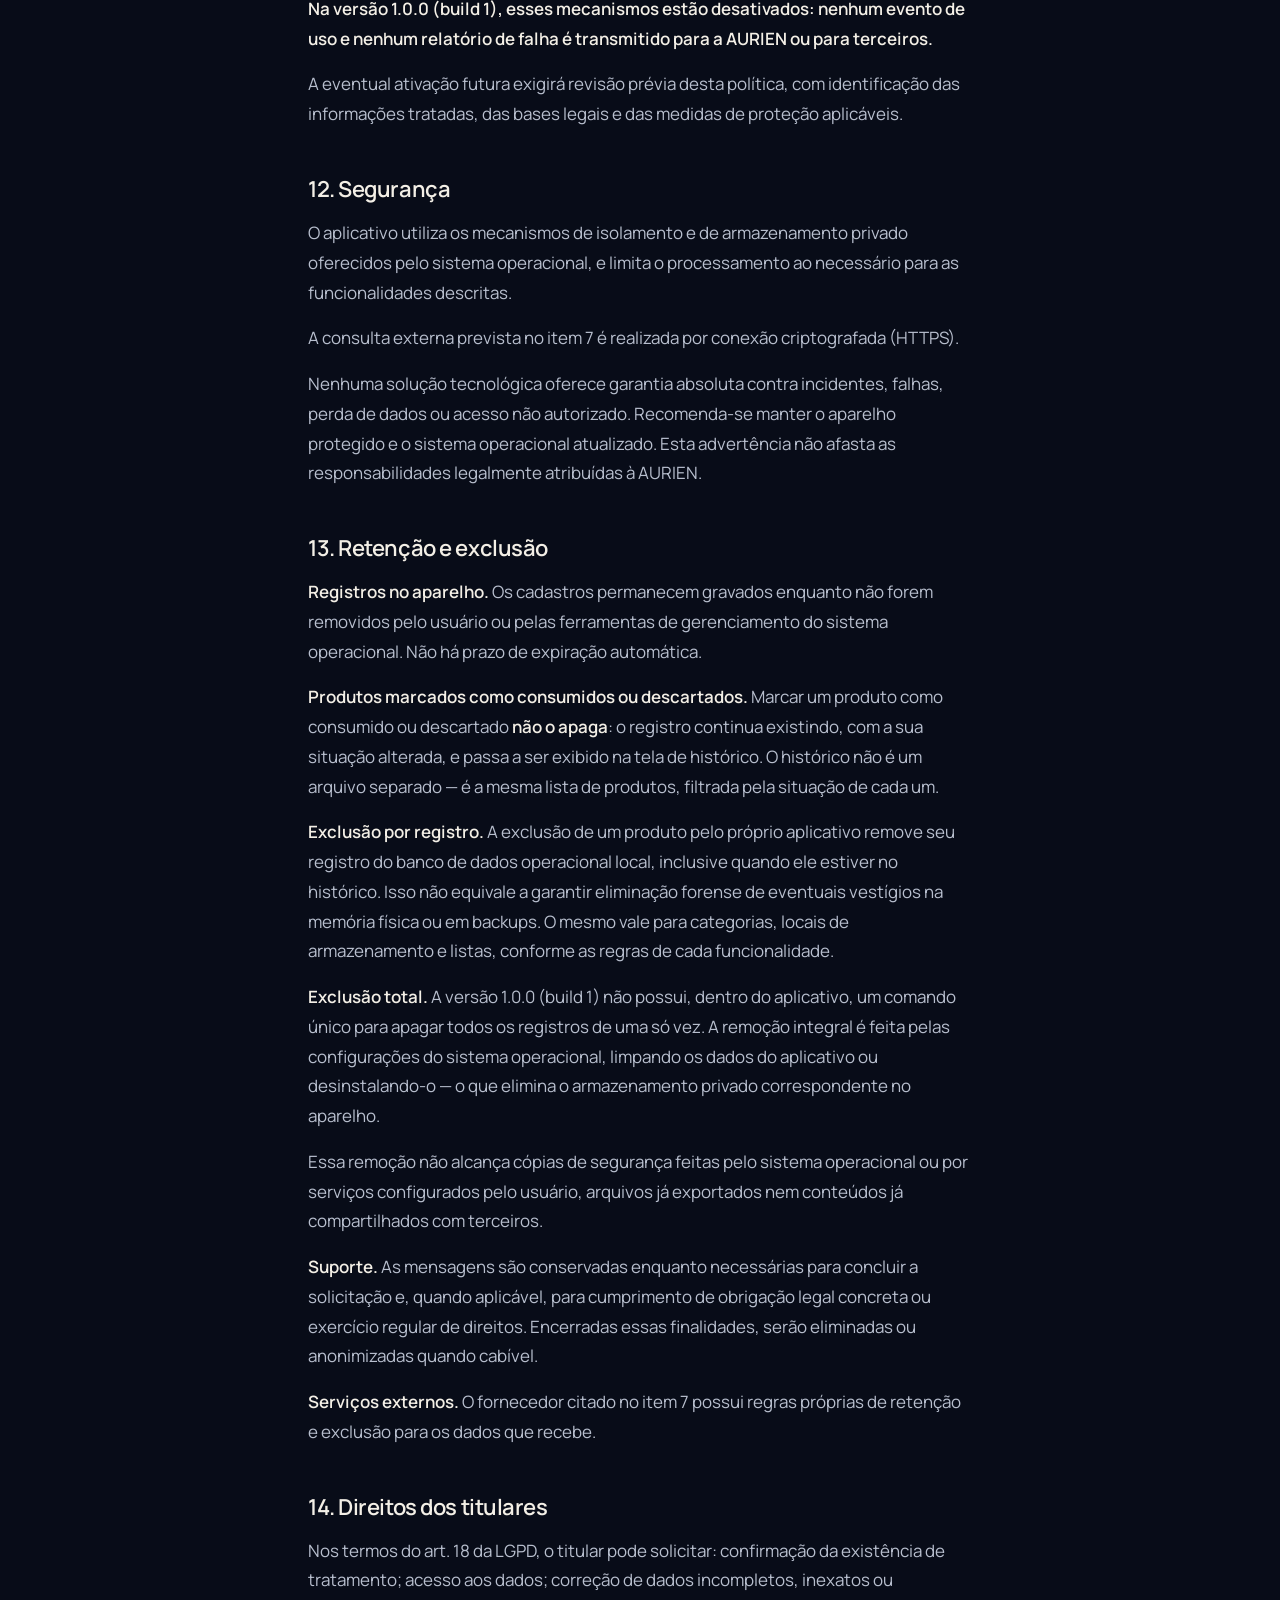
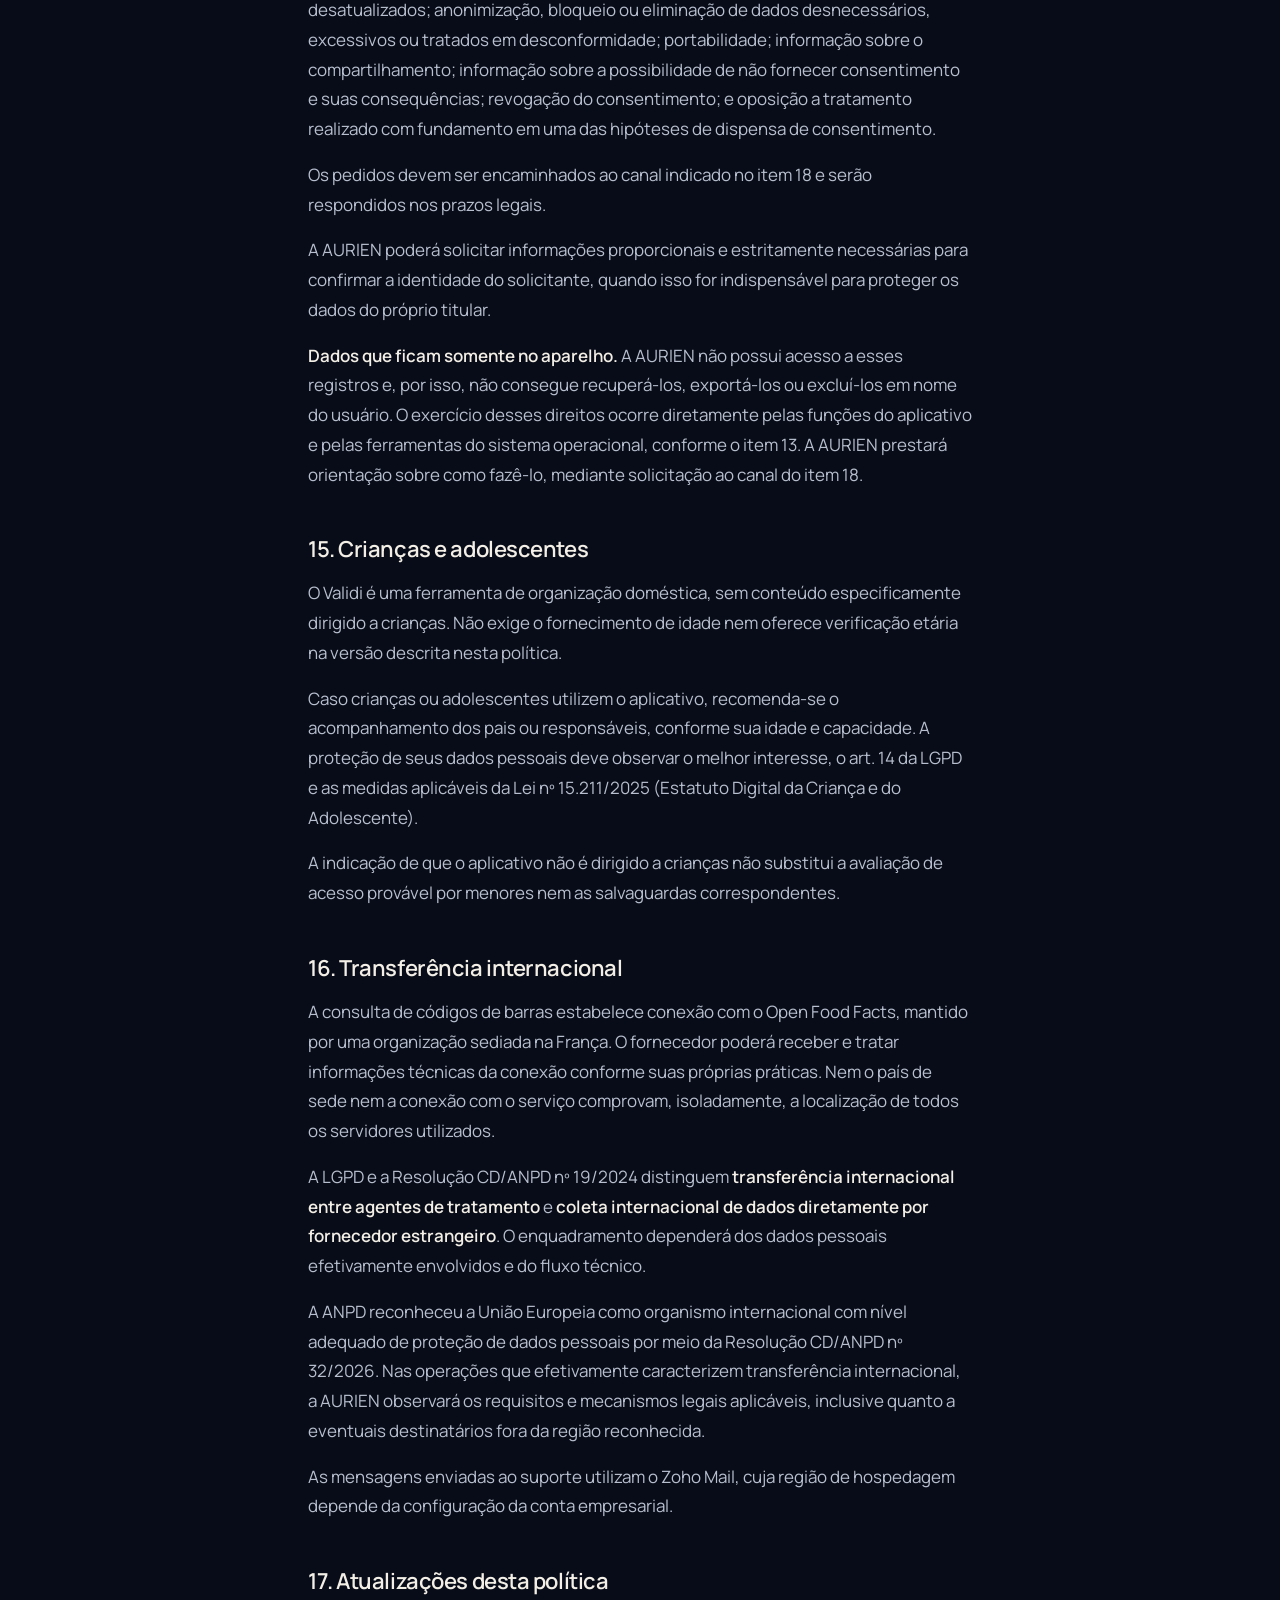
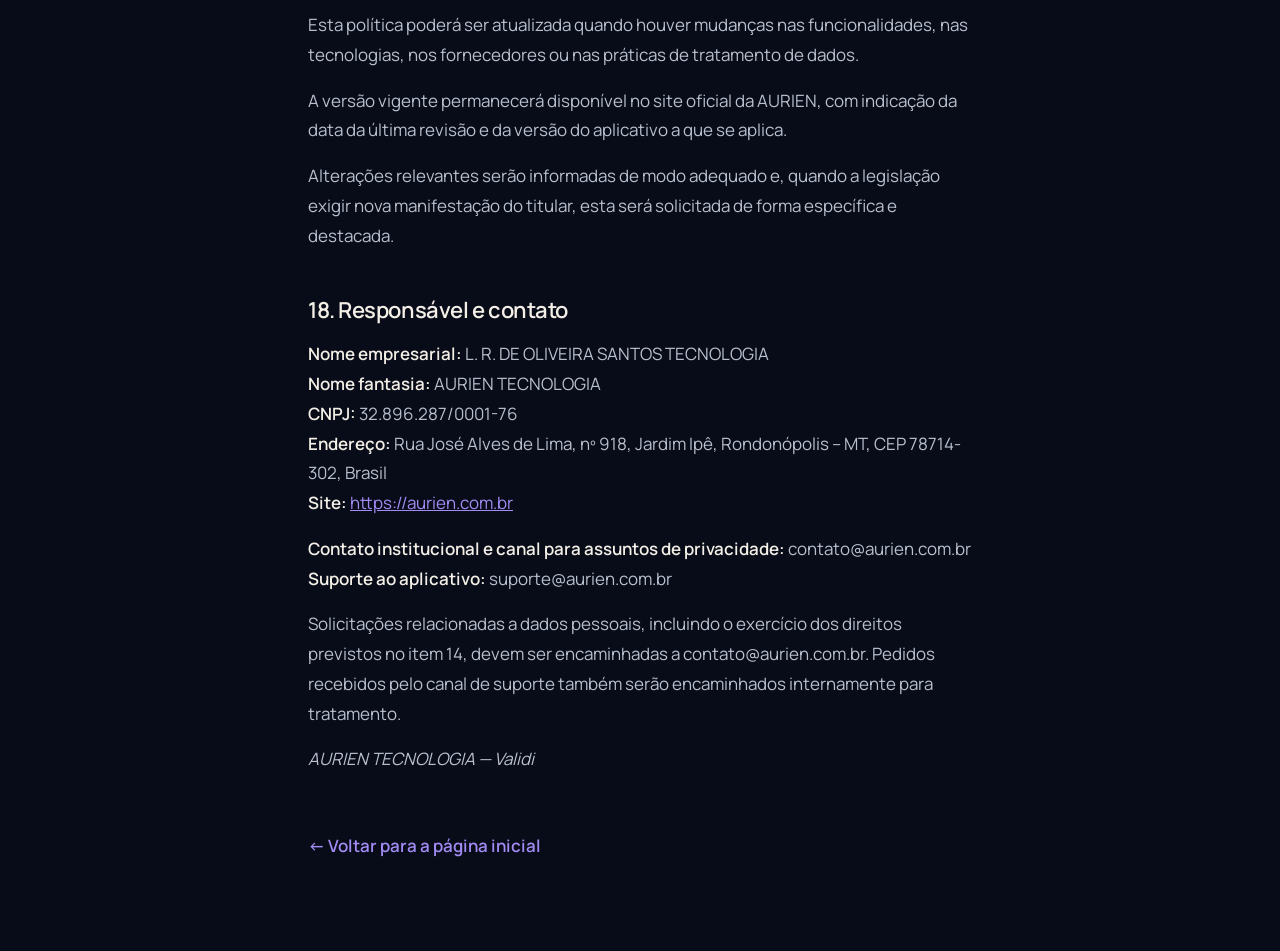
<file: privacidade/validi/index.html>
<!doctype html>
<html lang="pt-BR">
<head>
<meta charset="utf-8">
<meta name="viewport" content="width=device-width, initial-scale=1">
<title>Política de Privacidade do Validi — Aurien</title>
<meta name="description" content="Política de Privacidade do aplicativo Validi, da Aurien TECNOLOGIA.">
<meta name="robots" content="noindex, nofollow">
<link rel="icon" href="../../assets/marca/aurien-favicon.svg">
<link rel="preconnect" href="https://fonts.googleapis.com">
<link rel="preconnect" href="https://fonts.gstatic.com" crossorigin>
<link href="https://fonts.googleapis.com/css2?family=Manrope:wght@400;500;600;700&display=swap" rel="stylesheet">
<link rel="stylesheet" href="../../styles.css">
</head>
<body>

<header class="topo">
  <div class="limite topo__linha">
    <a class="topo__marca" href="../../" aria-label="Aurien, página inicial">
      <img src="../../assets/marca/aurien-lettering-marfim.svg" width="6002" height="706" alt="Aurien">
    </a>
    <nav aria-label="Principal">
      <ul class="menu">
        <li><a href="../../#aplicativos">Aplicativos</a></li>
        <li><a href="../../#sobre">A Aurien</a></li>
        <li><a href="../../#contato">Contato</a></li>
      </ul>
    </nav>
  </div>
</header>

<main class="legal">
  <div class="legal__limite">

    <p class="sobrancelha">Validi</p>
    <h1 style="margin-top:var(--e2)">Política de Privacidade</h1>
    <p class="legal__data">Versão 1.0 — revisão de 04 de outubro de 2026; aplicável após publicação oficial · Aplicável ao aplicativo Validi, versão 1.0.0 (build 1).</p>

    <div class="legal__corpo">
<p>Responsável: L. R. DE OLIVEIRA SANTOS TECNOLOGIA<br>Nome fantasia: AURIEN TECNOLOGIA<br>CNPJ: 32.896.287/0001-76</p>
<section>
<h2>1. Apresentação</h2>
<p>A AURIEN TECNOLOGIA respeita a privacidade e a proteção das informações dos usuários do aplicativo Validi.</p>
<p>Esta Política de Privacidade descreve quais informações são acessadas, processadas, armazenadas ou compartilhadas pelo aplicativo, para quais finalidades, com que base legal e como o usuário pode exercer seus direitos.</p>
<p>O tratamento de dados observa a Lei Geral de Proteção de Dados Pessoais (Lei nº 13.709/2018 — LGPD), o Código de Defesa do Consumidor (Lei nº 8.078/1990), o Marco Civil da Internet (Lei nº 12.965/2014) e as demais disposições legais aplicáveis.</p>
<p>As descrições técnicas deste documento referem-se à versão 1.0.0 (build 1) do Validi. Alterações de funcionalidade, de fornecedores ou de integrações exigirão nova revisão desta política antes de sua vigência.</p>
</section>
<section>
<h2>2. Funcionamento do aplicativo</h2>
<p>O Validi é um aplicativo para organização de produtos, controle de datas de validade, elaboração de listas de compras e emissão de lembretes e relatórios.</p>
<p>O funcionamento é prioritariamente local (<em>offline-first</em>) e não exige criação de conta, cadastro de login nem fornecimento de dados de identificação para utilizar os recursos principais.</p>
<p>Os cadastros e as preferências são gravados no armazenamento privado do aplicativo, no próprio aparelho. Na operação normal dos cadastros, a consulta de códigos de barras não identificados localmente envolve o serviço externo descrito no item 7. O contato com o suporte e o compartilhamento de arquivos por escolha do usuário envolvem os serviços de comunicação correspondentes, conforme os itens 4.3 e 8.</p>
</section>
<section>
<h2>3. Informações utilizadas e permissões</h2>
<p><strong>3.1 Informações inseridas ou geradas pelo usuário</strong></p>
<p><em>Cadastros e organização:</em> nome e quantidade de produtos; datas de validade; categorias e locais de armazenamento; códigos de barras; situação e histórico dos produtos; itens e estados das listas de compras; preferências e configurações, inclusive a antecedência escolhida para os lembretes.</p>
<p><em>Imagens e arquivos:</em> fotografias de listas de compras selecionadas ou capturadas pelo usuário; textos utilizados na importação; arquivos de planilha selecionados para importação; relatórios e arquivos exportados mediante solicitação.</p>
<p>O aplicativo não solicita nome, CPF, endereço, telefone ou e-mail para realizar os cadastros locais de produtos. O conteúdo inserido é de livre escolha do usuário e pode conter dados pessoais caso ele decida registrá-los.</p>
<p>Informações de contato são tratadas separadamente quando o usuário procurar voluntariamente o suporte, conforme o item 4.3.</p>
<p><strong>3.2 Permissões e acessos declarados pelo aplicativo</strong></p>
<table><thead><tr><th>Permissão</th><th>Para que serve</th></tr></thead><tbody><tr><td>Câmera</td><td>Leitura de códigos de barras e captura de imagens de listas de compras. O aplicativo permanece utilizável sem ela.</td></tr><tr><td>Notificações</td><td>Exibição dos lembretes de validade.</td></tr><tr><td>Vibração</td><td>Alerta das notificações, conforme as configurações do aparelho.</td></tr><tr><td>Acesso à internet e estado da conexão</td><td>Consulta de códigos de barras descrita no item 7 e comunicação técnica necessária ao seu funcionamento.</td></tr><tr><td>Execução após reinicialização do aparelho</td><td>Reprogramação dos lembretes já agendados depois que o aparelho é reiniciado, sem a qual os avisos seriam perdidos.</td></tr></tbody></table>
<p>A seleção de imagens da galeria e de arquivos de planilha é feita pelo seletor do próprio sistema operacional. O aplicativo recebe apenas o arquivo escolhido pelo usuário e não solicita permissão de acesso amplo ao armazenamento do aparelho.</p>
<p>O usuário pode conceder, recusar ou revogar permissões a qualquer momento nas configurações do sistema operacional. A recusa torna indisponível apenas a funcionalidade correspondente.</p>
</section>
<section>
<h2>4. Finalidades e bases legais</h2>
<p>O tratamento realizado pelo Validi ocorre em três situações distintas.</p>
<p><strong>4.1 Armazenamento e processamento no aparelho</strong></p>
<p><em>Finalidades:</em> cadastro, edição, consulta e exclusão de produtos; organização por categorias e locais de armazenamento; cálculo e acompanhamento de datas de validade; elaboração e uso de listas de compras; reconhecimento de texto para importação de listas; programação e exibição de lembretes; geração e exportação de relatórios; guarda de preferências e configurações.</p>
<p><em>Informações processadas:</em> as descritas no item 3.1, que podem ou não constituir dados pessoais, dependendo do conteúdo inserido e da possibilidade de identificação de uma pessoa natural.</p>
<p><em>Onde ficam:</em> no armazenamento privado do aplicativo, no aparelho do usuário. A AURIEN não recebe nem mantém uma cópia desses cadastros em seus servidores.</p>
<p>O processamento local também constitui tratamento quando envolver dados pessoais, mesmo que não haja envio à AURIEN. A AURIEN fornece e determina as funcionalidades do software, mas não acessa os registros mantidos exclusivamente no aparelho.</p>
<p><em>Fundamento jurídico:</em> na medida em que a LGPD incidir sobre dados pessoais utilizados para executar as funcionalidades pedidas pelo usuário, o tratamento necessário à prestação do serviço fundamenta-se no art. 7º, V (execução do contrato ou de procedimentos a ele relacionados). Dados não pessoais não dependem das hipóteses legais do art. 7º.</p>
<p><strong>4.2 Consulta externa de códigos de barras</strong></p>
<p><em>Finalidade:</em> apresentar sugestões de identificação de produtos a partir de códigos de barras desconhecidos no histórico local.</p>
<p><em>O que o aplicativo transmite:</em> o código de barras consultado no endereço da solicitação e um identificador genérico do aplicativo no cabeçalho da comunicação. Não são acrescentados nomes de usuários, histórico de validade, listas completas ou identificadores únicos de publicidade ou do dispositivo.</p>
<p><em>O que o serviço externo poderá obter pela conexão:</em> endereço IP de origem e informações técnicas da requisição, como horário e dados necessários ao funcionamento e à segurança do serviço, sujeitos às próprias práticas do fornecedor.</p>
<p><em>Quando ocorre:</em> o usuário inicia a leitura. O aplicativo procura o código no histórico local e, caso não o encontre, consulta automaticamente o Open Food Facts, sem confirmação adicional. Não realiza consultas periódicas em segundo plano.</p>
<p>O usuário pode evitar essa consulta cadastrando os produtos manualmente, sem o leitor de código de barras.</p>
<p><em>Fundamento jurídico:</em> o tratamento necessário para entregar a consulta solicitada pelo usuário baseia-se no art. 7º, V, da LGPD, na medida em que envolva dados pessoais. O Open Food Facts é responsável pelas práticas de tratamento que realiza diretamente no serviço por ele operado, conforme sua política. Informações complementares constam dos itens 7 e 16.</p>
<p><strong>4.3 Atendimento e suporte</strong></p>
<p><em>Informações tratadas:</em> endereço de e-mail do remetente, nome quando informado, conteúdo da mensagem, anexos enviados voluntariamente e dados técnicos necessários à comunicação.</p>
<p><em>Finalidades:</em> responder dúvidas e reclamações, solucionar problemas técnicos, acompanhar solicitações sobre privacidade e, quando necessário, conservar registros para cumprimento de obrigações legais ou exercício regular de direitos.</p>
<p><em>Fundamentos jurídicos:</em> art. 7º, V (atendimento associado ao serviço); art. 7º, II (quando houver uma obrigação legal concreta de manter ou fornecer informações); e art. 7º, VI (quando necessário para exercício regular de direitos em processo), conforme a finalidade e a situação.</p>
<p>As mensagens de e-mail são recebidas e armazenadas por meio do serviço corporativo de correio eletrônico <strong>Zoho Mail</strong>, que processa as informações necessárias para disponibilizar essa comunicação. A localização efetiva do centro de dados utilizado pela conta deverá ser verificada pela AURIEN. Informações do fornecedor: <a href="https://www.zoho.com/pt-br/mail/data-privacy.html.">https://www.zoho.com/pt-br/mail/data-privacy.html.</a></p>
<p><strong>4.4 Consentimento</strong></p>
<p>A simples utilização do aplicativo não representa consentimento irrestrito para tratamentos de dados.</p>
<p>Quando algum tratamento depender de consentimento — hipótese que poderá ocorrer com a eventual ativação de publicidade, conforme o item 10 —, ele será solicitado de forma destacada, específica e informada, e poderá ser revogado pelo usuário a qualquer momento, por meio tão simples quanto o utilizado para concedê-lo.</p>
</section>
<section>
<h2>5. Armazenamento local</h2>
<p>Os dados cadastrais e operacionais do Validi são mantidos no armazenamento privado do aplicativo, no aparelho.</p>
<p>A versão 1.0.0 (build 1) não possui sincronização desses cadastros com servidores da AURIEN nem com serviços de nuvem contratados pela empresa.</p>
<p>O sistema operacional ou serviços configurados pelo próprio usuário poderão realizar cópias de segurança ou restaurações de dados do aparelho, conforme as respectivas configurações e políticas, que são alheias ao controle da AURIEN.</p>
</section>
<section>
<h2>6. Câmera, imagens e reconhecimento de texto</h2>
<p>O Validi utiliza a câmera para leitura de códigos de barras e para captura de imagens de listas de compras, e permite a seleção de imagens já existentes na galeria.</p>
<p>O reconhecimento de texto empregado na importação de listas é executado inteiramente no aparelho, por meio de modelo embarcado no próprio aplicativo. Nem a imagem nem o texto reconhecido são enviados a servidores da AURIEN ou de terceiros para esse processamento.</p>
<p>O aplicativo utiliza cópias temporárias durante o processamento. As cópias sob seu controle são descartadas após o uso. Outros arquivos temporários criados por componentes do sistema operacional poderão permanecer até a respectiva limpeza automática.</p>
<p>O Validi não realiza reconhecimento facial nem qualquer forma de identificação biométrica.</p>
</section>
<section>
<h2>7. Consulta externa de códigos de barras</h2>
<p>O fluxo da leitura de código de barras é o seguinte:</p>
<ol><li>O usuário aciona a leitura do código de barras.</li><li>O aplicativo procura o código no histórico gravado no próprio aparelho.</li><li><strong>Se o código for encontrado, nenhuma informação sai do aparelho</strong> — a sugestão vem do histórico local.</li><li><strong>Se o código não for encontrado, o aplicativo consulta automaticamente o serviço Open Food Facts</strong>, base colaborativa e aberta de informações sobre produtos. Essa consulta ocorre de imediato, como parte da leitura, sem pedido de confirmação adicional.</li></ol>
<p>O aplicativo transmite o código de barras consultado e um identificador genérico do aplicativo no cabeçalho. A conexão também permite ao serviço externo receber informações técnicas, como o endereço IP de origem, conforme descrito no item 4.2.</p>
<p>As informações recebidas são tratadas como sugestões: o usuário confirma, corrige ou descarta antes de serem gravadas.</p>
<p>O Open Food Facts é mantido por organização sediada na França e opera como controlador independente dos dados que recebe, com políticas próprias de uso e retenção. A consulta implica, portanto, transferência internacional de dados, nos termos do item 16.</p>
<p>Informações sobre o fornecedor: <a href="https://world.openfoodfacts.org">https://world.openfoodfacts.org</a></p>
<p>A consulta é um recurso acessório. Na sua ausência — por falta de conexão, indisponibilidade do serviço ou produto não cadastrado na base —, o cadastro manual permanece integralmente disponível.</p>
</section>
<section>
<h2>8. Importação e exportação de arquivos</h2>
<p>O usuário poderá importar informações por texto, imagem ou planilha, conforme os formatos disponíveis no aplicativo. O processamento das informações importadas ocorre no aparelho.</p>
<p>Relatórios e listas exportados poderão ser compartilhados por meio das ferramentas do sistema operacional. Quando o usuário selecionar um aplicativo ou destinatário externo para receber esses arquivos, o tratamento posterior passa a estar sujeito às práticas de privacidade do serviço escolhido, que são alheias ao controle da AURIEN.</p>
<p>Arquivos temporários de compartilhamento poderão permanecer em cache até sua remoção pelo aplicativo ou pelo sistema operacional.</p>
</section>
<section>
<h2>9. Notificações e lembretes</h2>
<p>As notificações de validade são calculadas, geradas e agendadas no próprio aparelho, com a antecedência configurada pelo usuário.</p>
<p>Quando o aparelho é reiniciado, os agendamentos pendentes são reprogramados localmente pelo aplicativo, de modo que os lembretes já definidos não se percam. Essa reprogramação utiliza apenas os dados já gravados no aparelho.</p>
<p>O cadastro de produtos não é transmitido a servidores da AURIEN para a emissão desses lembretes.</p>
<p>O usuário poderá autorizar, recusar ou modificar as permissões de notificação nas configurações do sistema operacional, e alterar a antecedência dos avisos dentro do aplicativo.</p>
</section>
<section>
<h2>10. Publicidade e compras</h2>
<p><strong>Na versão 1.0.0 (build 1), o Validi não exibe anúncios publicitários e não oferece compras dentro do aplicativo.</strong></p>
<p>Não há, nesta versão, integração com plataformas de publicidade ou de pagamento, nem coleta de identificadores publicitários.</p>
<p>Caso essas funcionalidades venham a ser introduzidas, esta Política de Privacidade e os Termos de Uso serão previamente revisados e republicados, identificando os fornecedores envolvidos, os dados efetivamente tratados, as bases legais aplicáveis e os mecanismos de aviso, consentimento e gerenciamento de preferências exigidos pela legislação e pelas políticas da plataforma de distribuição.</p>
</section>
<section>
<h2>11. Análise de uso e diagnóstico</h2>
<p>A arquitetura do Validi contempla mecanismos internos capazes de registrar eventos operacionais e falhas técnicas.</p>
<p><strong>Na versão 1.0.0 (build 1), esses mecanismos estão desativados: nenhum evento de uso e nenhum relatório de falha é transmitido para a AURIEN ou para terceiros.</strong></p>
<p>A eventual ativação futura exigirá revisão prévia desta política, com identificação das informações tratadas, das bases legais e das medidas de proteção aplicáveis.</p>
</section>
<section>
<h2>12. Segurança</h2>
<p>O aplicativo utiliza os mecanismos de isolamento e de armazenamento privado oferecidos pelo sistema operacional, e limita o processamento ao necessário para as funcionalidades descritas.</p>
<p>A consulta externa prevista no item 7 é realizada por conexão criptografada (HTTPS).</p>
<p>Nenhuma solução tecnológica oferece garantia absoluta contra incidentes, falhas, perda de dados ou acesso não autorizado. Recomenda-se manter o aparelho protegido e o sistema operacional atualizado. Esta advertência não afasta as responsabilidades legalmente atribuídas à AURIEN.</p>
</section>
<section>
<h2>13. Retenção e exclusão</h2>
<p><strong>Registros no aparelho.</strong> Os cadastros permanecem gravados enquanto não forem removidos pelo usuário ou pelas ferramentas de gerenciamento do sistema operacional. Não há prazo de expiração automática.</p>
<p><strong>Produtos marcados como consumidos ou descartados.</strong> Marcar um produto como consumido ou descartado <strong>não o apaga</strong>: o registro continua existindo, com a sua situação alterada, e passa a ser exibido na tela de histórico. O histórico não é um arquivo separado — é a mesma lista de produtos, filtrada pela situação de cada um.</p>
<p><strong>Exclusão por registro.</strong> A exclusão de um produto pelo próprio aplicativo remove seu registro do banco de dados operacional local, inclusive quando ele estiver no histórico. Isso não equivale a garantir eliminação forense de eventuais vestígios na memória física ou em backups. O mesmo vale para categorias, locais de armazenamento e listas, conforme as regras de cada funcionalidade.</p>
<p><strong>Exclusão total.</strong> A versão 1.0.0 (build 1) não possui, dentro do aplicativo, um comando único para apagar todos os registros de uma só vez. A remoção integral é feita pelas configurações do sistema operacional, limpando os dados do aplicativo ou desinstalando-o — o que elimina o armazenamento privado correspondente no aparelho.</p>
<p>Essa remoção não alcança cópias de segurança feitas pelo sistema operacional ou por serviços configurados pelo usuário, arquivos já exportados nem conteúdos já compartilhados com terceiros.</p>
<p><strong>Suporte.</strong> As mensagens são conservadas enquanto necessárias para concluir a solicitação e, quando aplicável, para cumprimento de obrigação legal concreta ou exercício regular de direitos. Encerradas essas finalidades, serão eliminadas ou anonimizadas quando cabível.</p>
<p><strong>Serviços externos.</strong> O fornecedor citado no item 7 possui regras próprias de retenção e exclusão para os dados que recebe.</p>
</section>
<section>
<h2>14. Direitos dos titulares</h2>
<p>Nos termos do art. 18 da LGPD, o titular pode solicitar: confirmação da existência de tratamento; acesso aos dados; correção de dados incompletos, inexatos ou desatualizados; anonimização, bloqueio ou eliminação de dados desnecessários, excessivos ou tratados em desconformidade; portabilidade; informação sobre o compartilhamento; informação sobre a possibilidade de não fornecer consentimento e suas consequências; revogação do consentimento; e oposição a tratamento realizado com fundamento em uma das hipóteses de dispensa de consentimento.</p>
<p>Os pedidos devem ser encaminhados ao canal indicado no item 18 e serão respondidos nos prazos legais.</p>
<p>A AURIEN poderá solicitar informações proporcionais e estritamente necessárias para confirmar a identidade do solicitante, quando isso for indispensável para proteger os dados do próprio titular.</p>
<p><strong>Dados que ficam somente no aparelho.</strong> A AURIEN não possui acesso a esses registros e, por isso, não consegue recuperá-los, exportá-los ou excluí-los em nome do usuário. O exercício desses direitos ocorre diretamente pelas funções do aplicativo e pelas ferramentas do sistema operacional, conforme o item 13. A AURIEN prestará orientação sobre como fazê-lo, mediante solicitação ao canal do item 18.</p>
</section>
<section>
<h2>15. Crianças e adolescentes</h2>
<p>O Validi é uma ferramenta de organização doméstica, sem conteúdo especificamente dirigido a crianças. Não exige o fornecimento de idade nem oferece verificação etária na versão descrita nesta política.</p>
<p>Caso crianças ou adolescentes utilizem o aplicativo, recomenda-se o acompanhamento dos pais ou responsáveis, conforme sua idade e capacidade. A proteção de seus dados pessoais deve observar o melhor interesse, o art. 14 da LGPD e as medidas aplicáveis da Lei nº 15.211/2025 (Estatuto Digital da Criança e do Adolescente).</p>
<p>A indicação de que o aplicativo não é dirigido a crianças não substitui a avaliação de acesso provável por menores nem as salvaguardas correspondentes.</p>
</section>
<section>
<h2>16. Transferência internacional</h2>
<p>A consulta de códigos de barras estabelece conexão com o Open Food Facts, mantido por uma organização sediada na França. O fornecedor poderá receber e tratar informações técnicas da conexão conforme suas próprias práticas. Nem o país de sede nem a conexão com o serviço comprovam, isoladamente, a localização de todos os servidores utilizados.</p>
<p>A LGPD e a Resolução CD/ANPD nº 19/2024 distinguem <strong>transferência internacional entre agentes de tratamento</strong> e <strong>coleta internacional de dados diretamente por fornecedor estrangeiro</strong>. O enquadramento dependerá dos dados pessoais efetivamente envolvidos e do fluxo técnico.</p>
<p>A ANPD reconheceu a União Europeia como organismo internacional com nível adequado de proteção de dados pessoais por meio da Resolução CD/ANPD nº 32/2026. Nas operações que efetivamente caracterizem transferência internacional, a AURIEN observará os requisitos e mecanismos legais aplicáveis, inclusive quanto a eventuais destinatários fora da região reconhecida.</p>
<p>As mensagens enviadas ao suporte utilizam o Zoho Mail, cuja região de hospedagem depende da configuração da conta empresarial.</p>
</section>
<section>
<h2>17. Atualizações desta política</h2>
<p>Esta política poderá ser atualizada quando houver mudanças nas funcionalidades, nas tecnologias, nos fornecedores ou nas práticas de tratamento de dados.</p>
<p>A versão vigente permanecerá disponível no site oficial da AURIEN, com indicação da data da última revisão e da versão do aplicativo a que se aplica.</p>
<p>Alterações relevantes serão informadas de modo adequado e, quando a legislação exigir nova manifestação do titular, esta será solicitada de forma específica e destacada.</p>
</section>
<section>
<h2>18. Responsável e contato</h2>
<p><strong>Nome empresarial:</strong> L. R. DE OLIVEIRA SANTOS TECNOLOGIA<br><strong>Nome fantasia:</strong> AURIEN TECNOLOGIA<br><strong>CNPJ:</strong> 32.896.287/0001-76<br><strong>Endereço:</strong> Rua José Alves de Lima, nº 918, Jardim Ipê, Rondonópolis – MT, CEP 78714-302, Brasil<br><strong>Site:</strong> <a href="https://aurien.com.br">https://aurien.com.br</a></p>
<p><strong>Contato institucional e canal para assuntos de privacidade:</strong> contato@aurien.com.br<br><strong>Suporte ao aplicativo:</strong> suporte@aurien.com.br</p>
<p>Solicitações relacionadas a dados pessoais, incluindo o exercício dos direitos previstos no item 14, devem ser encaminhadas a contato@aurien.com.br. Pedidos recebidos pelo canal de suporte também serão encaminhados internamente para tratamento.</p>
<p><em>AURIEN TECNOLOGIA — Validi</em></p>
</section>
    </div>

    <a class="voltar" href="../../">← Voltar para a página inicial</a>
  </div>
</main>

</body>
</html>
</file>
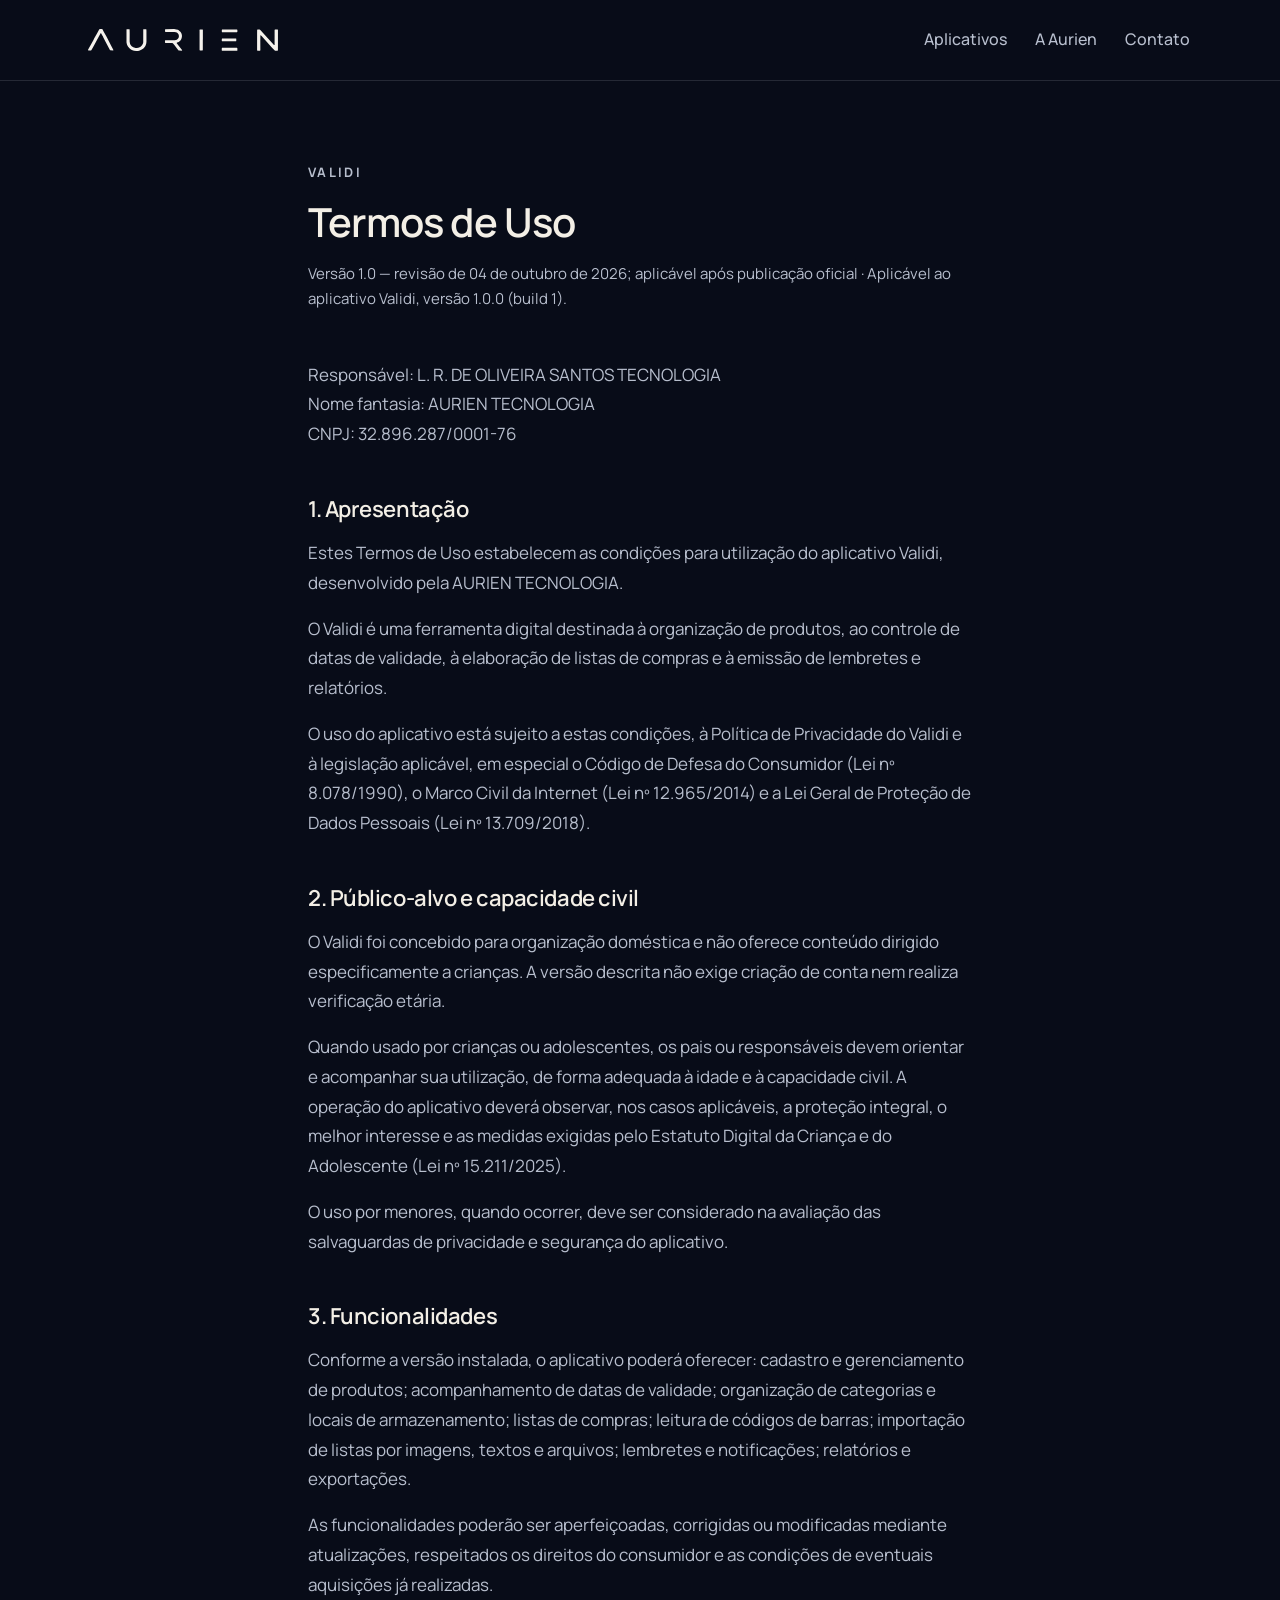
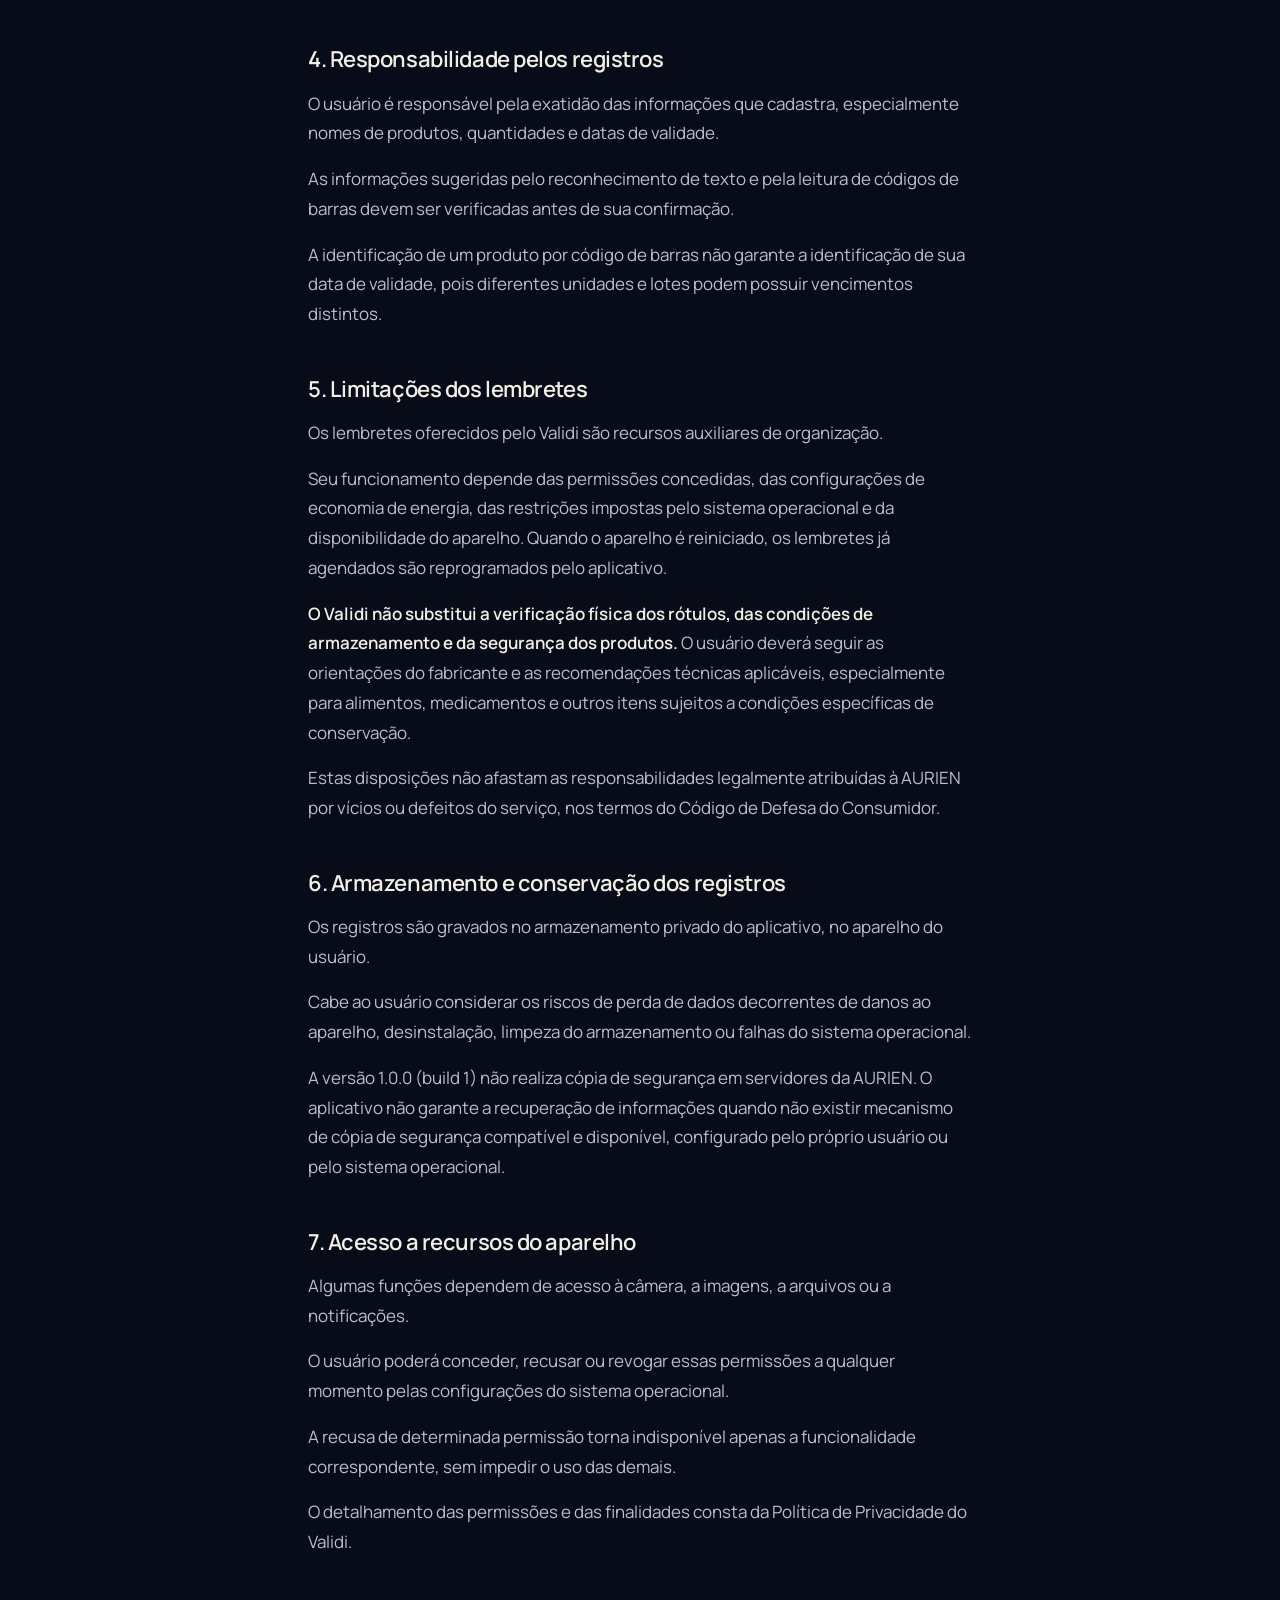
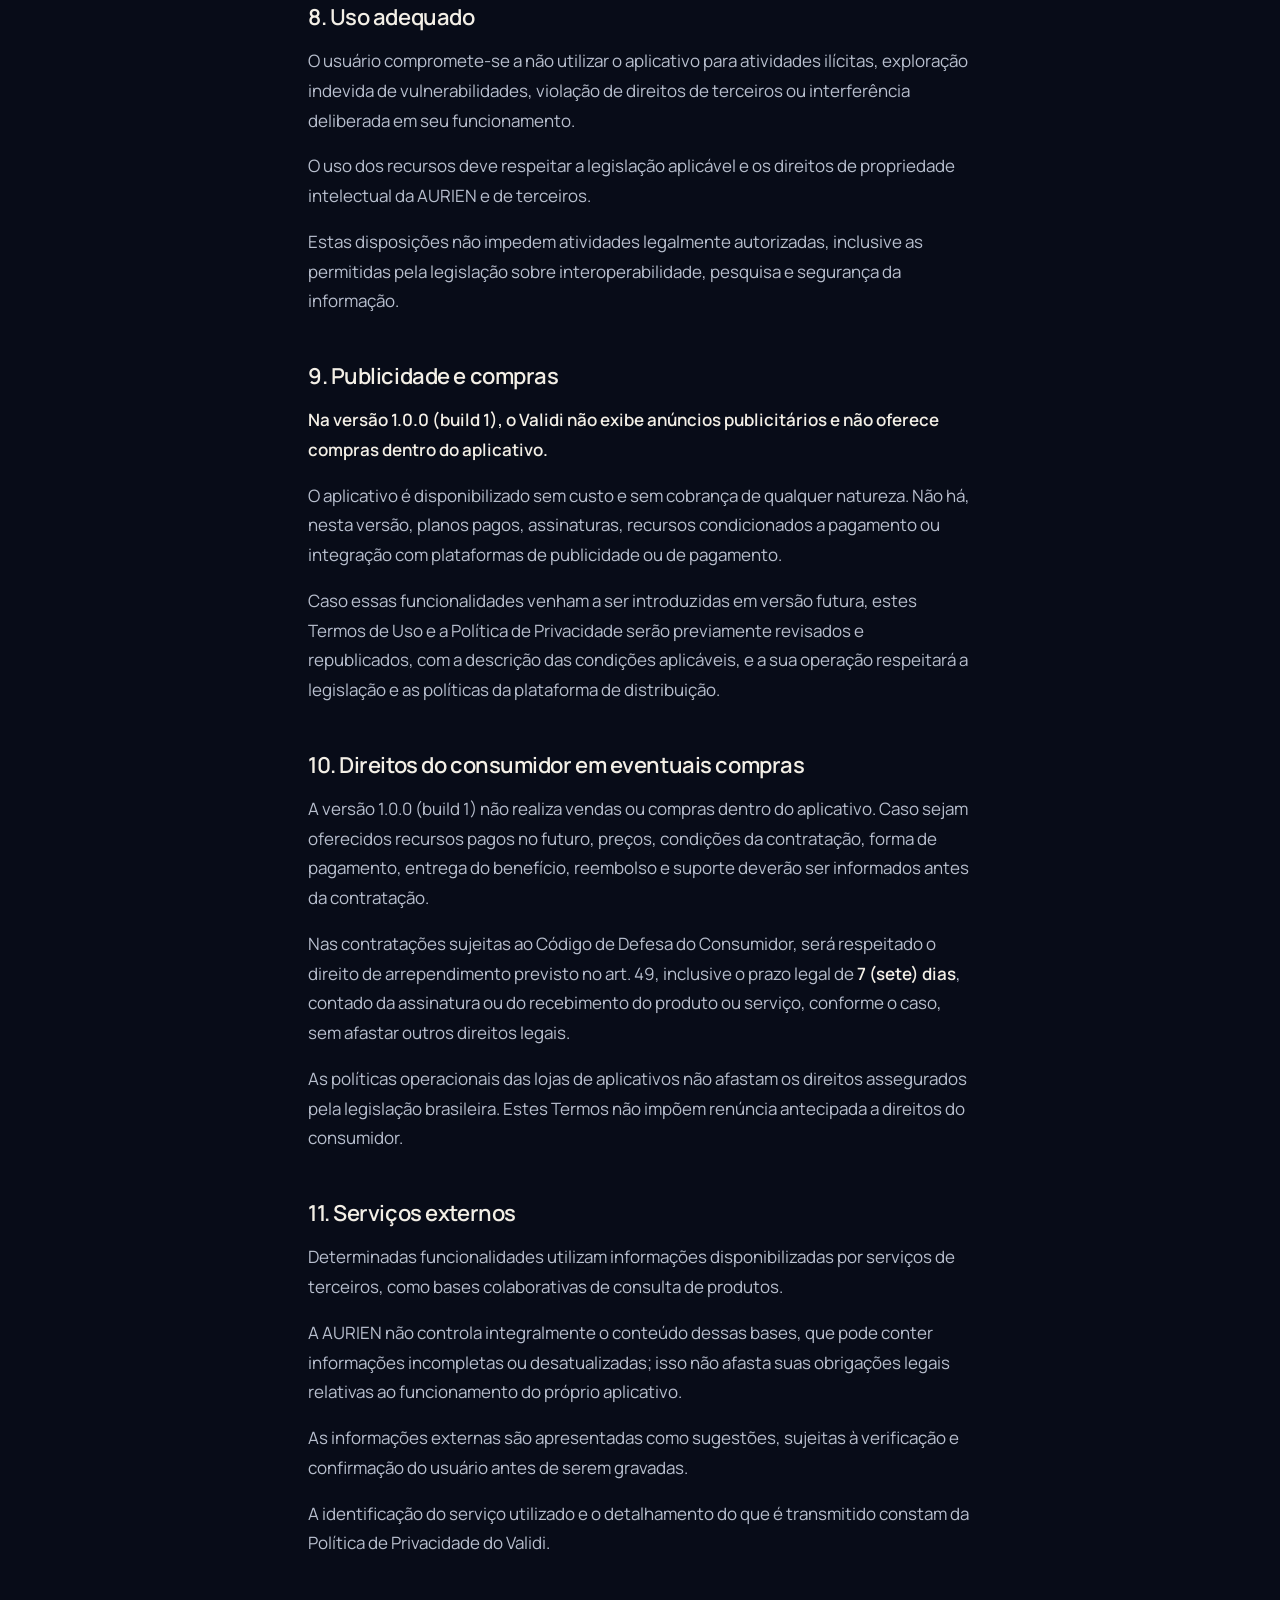
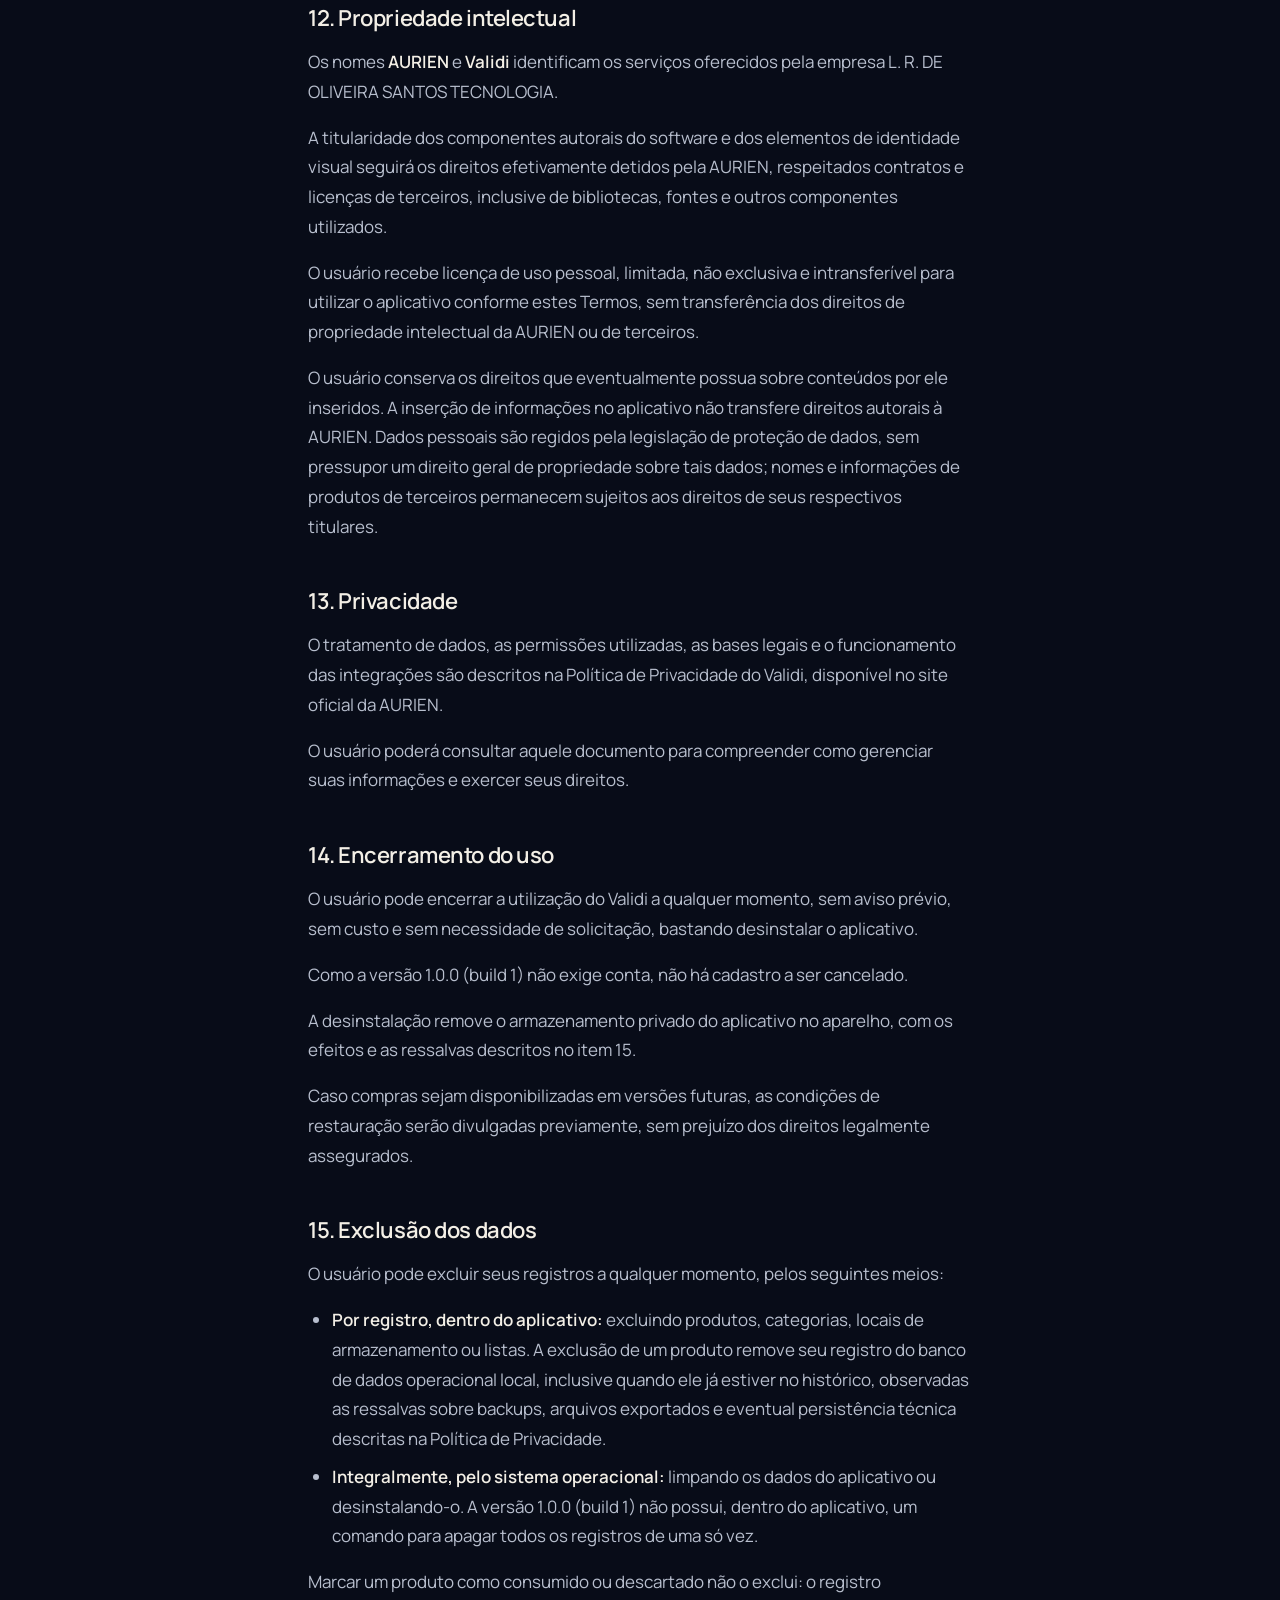
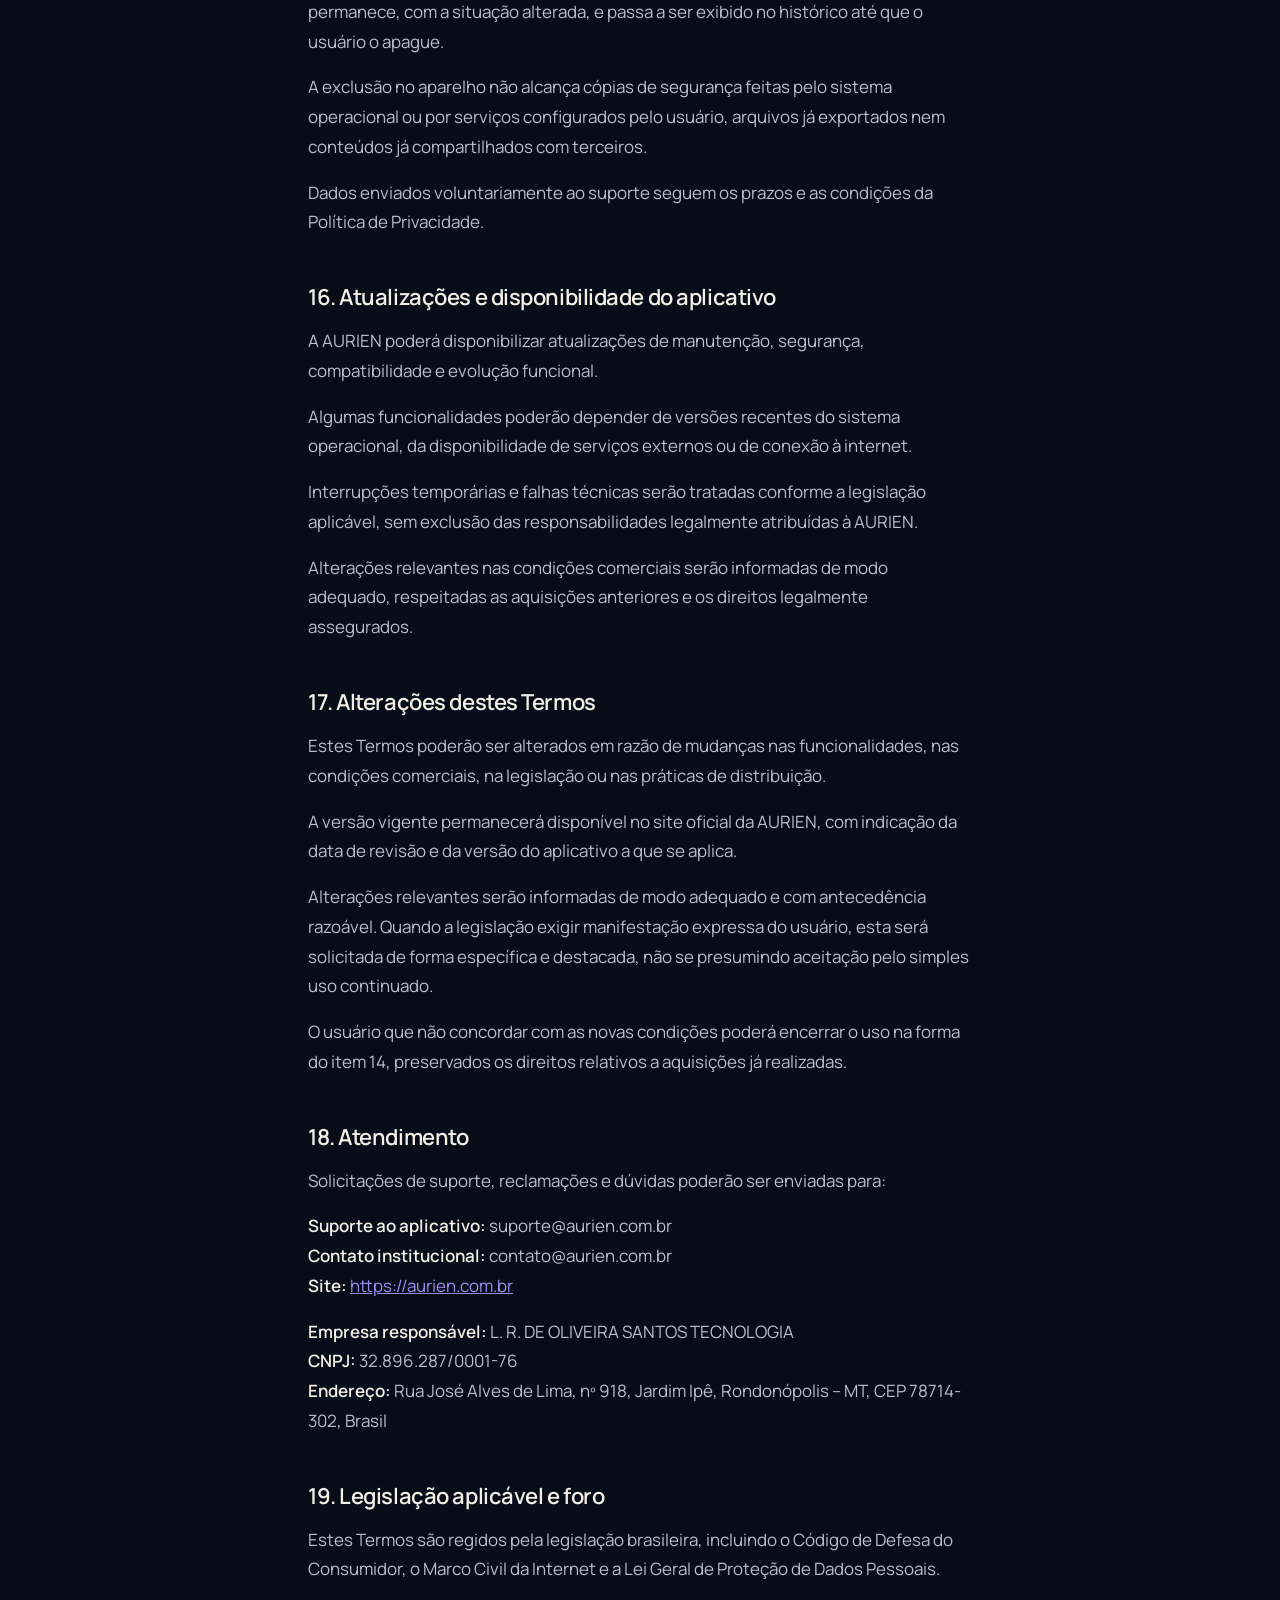
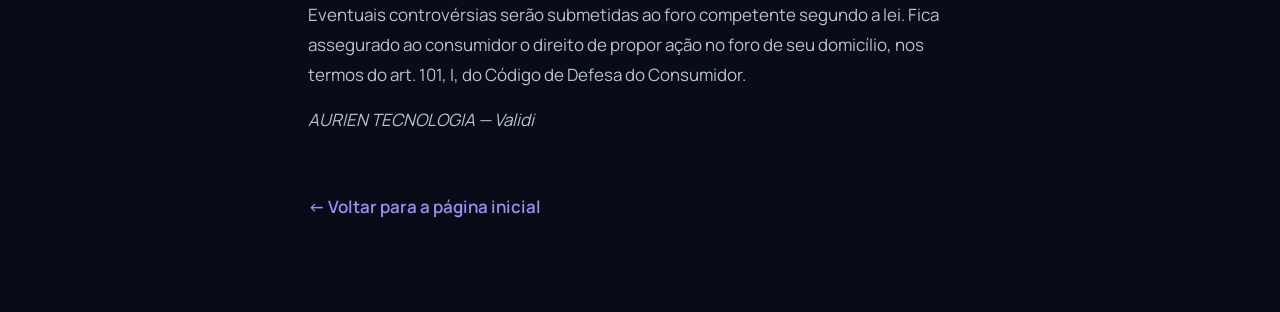
<file: termos/validi/index.html>
<!doctype html>
<html lang="pt-BR">
<head>
<meta charset="utf-8">
<meta name="viewport" content="width=device-width, initial-scale=1">
<title>Termos de Uso do Validi — Aurien</title>
<meta name="description" content="Termos de Uso do aplicativo Validi, da Aurien TECNOLOGIA.">
<meta name="robots" content="noindex, nofollow">
<link rel="icon" href="../../assets/marca/aurien-favicon.svg">
<link rel="preconnect" href="https://fonts.googleapis.com">
<link rel="preconnect" href="https://fonts.gstatic.com" crossorigin>
<link href="https://fonts.googleapis.com/css2?family=Manrope:wght@400;500;600;700&display=swap" rel="stylesheet">
<link rel="stylesheet" href="../../styles.css">
</head>
<body>

<header class="topo">
  <div class="limite topo__linha">
    <a class="topo__marca" href="../../" aria-label="Aurien, página inicial">
      <img src="../../assets/marca/aurien-lettering-marfim.svg" width="6002" height="706" alt="Aurien">
    </a>
    <nav aria-label="Principal">
      <ul class="menu">
        <li><a href="../../#aplicativos">Aplicativos</a></li>
        <li><a href="../../#sobre">A Aurien</a></li>
        <li><a href="../../#contato">Contato</a></li>
      </ul>
    </nav>
  </div>
</header>

<main class="legal">
  <div class="legal__limite">

    <p class="sobrancelha">Validi</p>
    <h1 style="margin-top:var(--e2)">Termos de Uso</h1>
    <p class="legal__data">Versão 1.0 — revisão de 04 de outubro de 2026; aplicável após publicação oficial · Aplicável ao aplicativo Validi, versão 1.0.0 (build 1).</p>

    <div class="legal__corpo">
<p>Responsável: L. R. DE OLIVEIRA SANTOS TECNOLOGIA<br>Nome fantasia: AURIEN TECNOLOGIA<br>CNPJ: 32.896.287/0001-76</p>
<section>
<h2>1. Apresentação</h2>
<p>Estes Termos de Uso estabelecem as condições para utilização do aplicativo Validi, desenvolvido pela AURIEN TECNOLOGIA.</p>
<p>O Validi é uma ferramenta digital destinada à organização de produtos, ao controle de datas de validade, à elaboração de listas de compras e à emissão de lembretes e relatórios.</p>
<p>O uso do aplicativo está sujeito a estas condições, à Política de Privacidade do Validi e à legislação aplicável, em especial o Código de Defesa do Consumidor (Lei nº 8.078/1990), o Marco Civil da Internet (Lei nº 12.965/2014) e a Lei Geral de Proteção de Dados Pessoais (Lei nº 13.709/2018).</p>
</section>
<section>
<h2>2. Público-alvo e capacidade civil</h2>
<p>O Validi foi concebido para organização doméstica e não oferece conteúdo dirigido especificamente a crianças. A versão descrita não exige criação de conta nem realiza verificação etária.</p>
<p>Quando usado por crianças ou adolescentes, os pais ou responsáveis devem orientar e acompanhar sua utilização, de forma adequada à idade e à capacidade civil. A operação do aplicativo deverá observar, nos casos aplicáveis, a proteção integral, o melhor interesse e as medidas exigidas pelo Estatuto Digital da Criança e do Adolescente (Lei nº 15.211/2025).</p>
<p>O uso por menores, quando ocorrer, deve ser considerado na avaliação das salvaguardas de privacidade e segurança do aplicativo.</p>
</section>
<section>
<h2>3. Funcionalidades</h2>
<p>Conforme a versão instalada, o aplicativo poderá oferecer: cadastro e gerenciamento de produtos; acompanhamento de datas de validade; organização de categorias e locais de armazenamento; listas de compras; leitura de códigos de barras; importação de listas por imagens, textos e arquivos; lembretes e notificações; relatórios e exportações.</p>
<p>As funcionalidades poderão ser aperfeiçoadas, corrigidas ou modificadas mediante atualizações, respeitados os direitos do consumidor e as condições de eventuais aquisições já realizadas.</p>
</section>
<section>
<h2>4. Responsabilidade pelos registros</h2>
<p>O usuário é responsável pela exatidão das informações que cadastra, especialmente nomes de produtos, quantidades e datas de validade.</p>
<p>As informações sugeridas pelo reconhecimento de texto e pela leitura de códigos de barras devem ser verificadas antes de sua confirmação.</p>
<p>A identificação de um produto por código de barras não garante a identificação de sua data de validade, pois diferentes unidades e lotes podem possuir vencimentos distintos.</p>
</section>
<section>
<h2>5. Limitações dos lembretes</h2>
<p>Os lembretes oferecidos pelo Validi são recursos auxiliares de organização.</p>
<p>Seu funcionamento depende das permissões concedidas, das configurações de economia de energia, das restrições impostas pelo sistema operacional e da disponibilidade do aparelho. Quando o aparelho é reiniciado, os lembretes já agendados são reprogramados pelo aplicativo.</p>
<p><strong>O Validi não substitui a verificação física dos rótulos, das condições de armazenamento e da segurança dos produtos.</strong> O usuário deverá seguir as orientações do fabricante e as recomendações técnicas aplicáveis, especialmente para alimentos, medicamentos e outros itens sujeitos a condições específicas de conservação.</p>
<p>Estas disposições não afastam as responsabilidades legalmente atribuídas à AURIEN por vícios ou defeitos do serviço, nos termos do Código de Defesa do Consumidor.</p>
</section>
<section>
<h2>6. Armazenamento e conservação dos registros</h2>
<p>Os registros são gravados no armazenamento privado do aplicativo, no aparelho do usuário.</p>
<p>Cabe ao usuário considerar os riscos de perda de dados decorrentes de danos ao aparelho, desinstalação, limpeza do armazenamento ou falhas do sistema operacional.</p>
<p>A versão 1.0.0 (build 1) não realiza cópia de segurança em servidores da AURIEN. O aplicativo não garante a recuperação de informações quando não existir mecanismo de cópia de segurança compatível e disponível, configurado pelo próprio usuário ou pelo sistema operacional.</p>
</section>
<section>
<h2>7. Acesso a recursos do aparelho</h2>
<p>Algumas funções dependem de acesso à câmera, a imagens, a arquivos ou a notificações.</p>
<p>O usuário poderá conceder, recusar ou revogar essas permissões a qualquer momento pelas configurações do sistema operacional.</p>
<p>A recusa de determinada permissão torna indisponível apenas a funcionalidade correspondente, sem impedir o uso das demais.</p>
<p>O detalhamento das permissões e das finalidades consta da Política de Privacidade do Validi.</p>
</section>
<section>
<h2>8. Uso adequado</h2>
<p>O usuário compromete-se a não utilizar o aplicativo para atividades ilícitas, exploração indevida de vulnerabilidades, violação de direitos de terceiros ou interferência deliberada em seu funcionamento.</p>
<p>O uso dos recursos deve respeitar a legislação aplicável e os direitos de propriedade intelectual da AURIEN e de terceiros.</p>
<p>Estas disposições não impedem atividades legalmente autorizadas, inclusive as permitidas pela legislação sobre interoperabilidade, pesquisa e segurança da informação.</p>
</section>
<section>
<h2>9. Publicidade e compras</h2>
<p><strong>Na versão 1.0.0 (build 1), o Validi não exibe anúncios publicitários e não oferece compras dentro do aplicativo.</strong></p>
<p>O aplicativo é disponibilizado sem custo e sem cobrança de qualquer natureza. Não há, nesta versão, planos pagos, assinaturas, recursos condicionados a pagamento ou integração com plataformas de publicidade ou de pagamento.</p>
<p>Caso essas funcionalidades venham a ser introduzidas em versão futura, estes Termos de Uso e a Política de Privacidade serão previamente revisados e republicados, com a descrição das condições aplicáveis, e a sua operação respeitará a legislação e as políticas da plataforma de distribuição.</p>
</section>
<section>
<h2>10. Direitos do consumidor em eventuais compras</h2>
<p>A versão 1.0.0 (build 1) não realiza vendas ou compras dentro do aplicativo. Caso sejam oferecidos recursos pagos no futuro, preços, condições da contratação, forma de pagamento, entrega do benefício, reembolso e suporte deverão ser informados antes da contratação.</p>
<p>Nas contratações sujeitas ao Código de Defesa do Consumidor, será respeitado o direito de arrependimento previsto no art. 49, inclusive o prazo legal de <strong>7 (sete) dias</strong>, contado da assinatura ou do recebimento do produto ou serviço, conforme o caso, sem afastar outros direitos legais.</p>
<p>As políticas operacionais das lojas de aplicativos não afastam os direitos assegurados pela legislação brasileira. Estes Termos não impõem renúncia antecipada a direitos do consumidor.</p>
</section>
<section>
<h2>11. Serviços externos</h2>
<p>Determinadas funcionalidades utilizam informações disponibilizadas por serviços de terceiros, como bases colaborativas de consulta de produtos.</p>
<p>A AURIEN não controla integralmente o conteúdo dessas bases, que pode conter informações incompletas ou desatualizadas; isso não afasta suas obrigações legais relativas ao funcionamento do próprio aplicativo.</p>
<p>As informações externas são apresentadas como sugestões, sujeitas à verificação e confirmação do usuário antes de serem gravadas.</p>
<p>A identificação do serviço utilizado e o detalhamento do que é transmitido constam da Política de Privacidade do Validi.</p>
</section>
<section>
<h2>12. Propriedade intelectual</h2>
<p>Os nomes <strong>AURIEN</strong> e <strong>Validi</strong> identificam os serviços oferecidos pela empresa L. R. DE OLIVEIRA SANTOS TECNOLOGIA.</p>
<p>A titularidade dos componentes autorais do software e dos elementos de identidade visual seguirá os direitos efetivamente detidos pela AURIEN, respeitados contratos e licenças de terceiros, inclusive de bibliotecas, fontes e outros componentes utilizados.</p>
<p>O usuário recebe licença de uso pessoal, limitada, não exclusiva e intransferível para utilizar o aplicativo conforme estes Termos, sem transferência dos direitos de propriedade intelectual da AURIEN ou de terceiros.</p>
<p>O usuário conserva os direitos que eventualmente possua sobre conteúdos por ele inseridos. A inserção de informações no aplicativo não transfere direitos autorais à AURIEN. Dados pessoais são regidos pela legislação de proteção de dados, sem pressupor um direito geral de propriedade sobre tais dados; nomes e informações de produtos de terceiros permanecem sujeitos aos direitos de seus respectivos titulares.</p>
</section>
<section>
<h2>13. Privacidade</h2>
<p>O tratamento de dados, as permissões utilizadas, as bases legais e o funcionamento das integrações são descritos na Política de Privacidade do Validi, disponível no site oficial da AURIEN.</p>
<p>O usuário poderá consultar aquele documento para compreender como gerenciar suas informações e exercer seus direitos.</p>
</section>
<section>
<h2>14. Encerramento do uso</h2>
<p>O usuário pode encerrar a utilização do Validi a qualquer momento, sem aviso prévio, sem custo e sem necessidade de solicitação, bastando desinstalar o aplicativo.</p>
<p>Como a versão 1.0.0 (build 1) não exige conta, não há cadastro a ser cancelado.</p>
<p>A desinstalação remove o armazenamento privado do aplicativo no aparelho, com os efeitos e as ressalvas descritos no item 15.</p>
<p>Caso compras sejam disponibilizadas em versões futuras, as condições de restauração serão divulgadas previamente, sem prejuízo dos direitos legalmente assegurados.</p>
</section>
<section>
<h2>15. Exclusão dos dados</h2>
<p>O usuário pode excluir seus registros a qualquer momento, pelos seguintes meios:</p>
<ul><li><strong>Por registro, dentro do aplicativo:</strong> excluindo produtos, categorias, locais de armazenamento ou listas. A exclusão de um produto remove seu registro do banco de dados operacional local, inclusive quando ele já estiver no histórico, observadas as ressalvas sobre backups, arquivos exportados e eventual persistência técnica descritas na Política de Privacidade.</li><li><strong>Integralmente, pelo sistema operacional:</strong> limpando os dados do aplicativo ou desinstalando-o. A versão 1.0.0 (build 1) não possui, dentro do aplicativo, um comando para apagar todos os registros de uma só vez.</li></ul>
<p>Marcar um produto como consumido ou descartado não o exclui: o registro permanece, com a situação alterada, e passa a ser exibido no histórico até que o usuário o apague.</p>
<p>A exclusão no aparelho não alcança cópias de segurança feitas pelo sistema operacional ou por serviços configurados pelo usuário, arquivos já exportados nem conteúdos já compartilhados com terceiros.</p>
<p>Dados enviados voluntariamente ao suporte seguem os prazos e as condições da Política de Privacidade.</p>
</section>
<section>
<h2>16. Atualizações e disponibilidade do aplicativo</h2>
<p>A AURIEN poderá disponibilizar atualizações de manutenção, segurança, compatibilidade e evolução funcional.</p>
<p>Algumas funcionalidades poderão depender de versões recentes do sistema operacional, da disponibilidade de serviços externos ou de conexão à internet.</p>
<p>Interrupções temporárias e falhas técnicas serão tratadas conforme a legislação aplicável, sem exclusão das responsabilidades legalmente atribuídas à AURIEN.</p>
<p>Alterações relevantes nas condições comerciais serão informadas de modo adequado, respeitadas as aquisições anteriores e os direitos legalmente assegurados.</p>
</section>
<section>
<h2>17. Alterações destes Termos</h2>
<p>Estes Termos poderão ser alterados em razão de mudanças nas funcionalidades, nas condições comerciais, na legislação ou nas práticas de distribuição.</p>
<p>A versão vigente permanecerá disponível no site oficial da AURIEN, com indicação da data de revisão e da versão do aplicativo a que se aplica.</p>
<p>Alterações relevantes serão informadas de modo adequado e com antecedência razoável. Quando a legislação exigir manifestação expressa do usuário, esta será solicitada de forma específica e destacada, não se presumindo aceitação pelo simples uso continuado.</p>
<p>O usuário que não concordar com as novas condições poderá encerrar o uso na forma do item 14, preservados os direitos relativos a aquisições já realizadas.</p>
</section>
<section>
<h2>18. Atendimento</h2>
<p>Solicitações de suporte, reclamações e dúvidas poderão ser enviadas para:</p>
<p><strong>Suporte ao aplicativo:</strong> suporte@aurien.com.br<br><strong>Contato institucional:</strong> contato@aurien.com.br<br><strong>Site:</strong> <a href="https://aurien.com.br">https://aurien.com.br</a></p>
<p><strong>Empresa responsável:</strong> L. R. DE OLIVEIRA SANTOS TECNOLOGIA<br><strong>CNPJ:</strong> 32.896.287/0001-76<br><strong>Endereço:</strong> Rua José Alves de Lima, nº 918, Jardim Ipê, Rondonópolis – MT, CEP 78714-302, Brasil</p>
</section>
<section>
<h2>19. Legislação aplicável e foro</h2>
<p>Estes Termos são regidos pela legislação brasileira, incluindo o Código de Defesa do Consumidor, o Marco Civil da Internet e a Lei Geral de Proteção de Dados Pessoais.</p>
<p>Eventuais controvérsias serão submetidas ao foro competente segundo a lei. Fica assegurado ao consumidor o direito de propor ação no foro de seu domicílio, nos termos do art. 101, I, do Código de Defesa do Consumidor.</p>
<p><em>AURIEN TECNOLOGIA — Validi</em></p>
</section>
    </div>

    <a class="voltar" href="../../">← Voltar para a página inicial</a>
  </div>
</main>

</body>
</html>
</file>
<file: styles.css>
/* ============================================================
   Aurien — site institucional
   Um arquivo de estilo para todas as páginas. Sem build, sem framework.
   ============================================================ */

:root{
  /* --- cor --- */
  --bg:#080C18;
  --surface:#101728;
  --surface-hover:#151E33;
  --text:#F3EFE6;
  --text-secondary:#B8BFCE;
  --accent:#A28BF4;
  --accent-hover:#B39EFA;
  --blue:#526FCE;
  --turquoise:#75CDBB;
  --border:rgba(184,191,206,0.16);

  /* Tinta sobre o violeta do botão. Conferido: 6,7:1 contra --accent. */
  --sobre-acento:#141022;

  /* --- espaço: múltiplos de 8 --- */
  --e1:8px;  --e2:16px; --e3:24px; --e4:32px;
  --e5:40px; --e6:48px; --e7:64px; --e8:80px;

  --container:1200px;
  --margem:24px;        /* celular */
  --secao-y:48px;       /* celular */
  --raio:20px;

  --texto:"Manrope", system-ui, -apple-system, "Segoe UI", Arial, sans-serif;
  --transicao:180ms cubic-bezier(.22,.61,.36,1);
}

@media (min-width:640px){
  :root{ --margem:40px; --secao-y:64px }
}
@media (min-width:960px){
  :root{ --margem:48px; --secao-y:80px }
}

*{box-sizing:border-box}

html{scroll-behavior:smooth}

body{
  margin:0;
  background:var(--bg);
  color:var(--text);
  font-family:var(--texto);
  font-size:17px;
  font-weight:400;
  line-height:1.7;
  -webkit-font-smoothing:antialiased;
}

h1,h2,h3{margin:0; font-weight:600; letter-spacing:-.02em; line-height:1.14}
p{margin:0}
img,svg{display:block; max-width:100%}
a{color:inherit}
ul{margin:0; padding:0; list-style:none}

/* ---------- utilidades ---------- */

.limite{
  width:100%; max-width:var(--container);
  margin-inline:auto; padding-inline:var(--margem);
}

.secao{padding-block:var(--secao-y)}

.sobrancelha{
  font-size:13px; font-weight:700;
  letter-spacing:.18em; text-transform:uppercase;
  color:var(--text-secondary);
}

.titulo-secao{font-size:clamp(28px,3vw,40px); line-height:1.12}

.conduz{color:var(--text-secondary); max-width:65ch}

/* Some do desenho, continua para quem lê por leitor de tela. */
.so-leitor{
  position:absolute; width:1px; height:1px;
  padding:0; margin:-1px; overflow:hidden;
  clip-path:inset(50%); white-space:nowrap; border:0;
}

/* ---------- cabeçalho ---------- */

.topo{border-bottom:1px solid var(--border)}
.topo__linha{
  display:flex; align-items:center; justify-content:space-between;
  gap:var(--e3); min-height:80px; flex-wrap:wrap;
}
/* Só o lettering oficial em marfim, sem o símbolo ao lado. */
.topo__marca{display:inline-flex; align-items:center; text-decoration:none; padding-block:var(--e2)}
.topo__marca img{width:190px; height:auto}

.menu{display:flex; align-items:center; gap:var(--e3); flex-wrap:wrap}
.menu a{
  text-decoration:none; font-size:16px; font-weight:500;
  color:var(--text-secondary);
  padding:10px 2px; display:inline-block;
  transition:color var(--transicao);
}
.menu a:hover, .menu a:focus-visible{color:var(--text)}

/* No celular os três destinos descem para uma segunda linha compacta.
   Nenhum deles é escondido: são só três. */
@media (max-width:639px){
  .topo__linha{
    flex-direction:column; align-items:flex-start;
    gap:0; min-height:0; padding-block:var(--e2);
  }
  .topo__marca{padding-block:var(--e1)}
  .topo__marca img{width:155px}
  .menu{gap:var(--e3); padding-bottom:var(--e1)}
  .menu a{font-size:15px}
}

/* ---------- botão ---------- */

.botao{
  display:inline-flex; align-items:center; justify-content:center; gap:10px;
  min-height:48px; padding:0 var(--e3);
  font:inherit; font-size:16px; font-weight:700;
  text-decoration:none; cursor:pointer;
  border:1px solid transparent; border-radius:999px;
  background:var(--accent); color:var(--sobre-acento);
  transition:background var(--transicao);
}
.botao:hover, .botao:focus-visible{background:var(--accent-hover)}

/* ---------- abertura ---------- */

.abertura{position:relative; isolation:isolate}
.abertura__grade{
  display:grid; gap:var(--e5); align-items:center;
  padding-block:var(--secao-y);
}
@media (min-width:960px){
  .abertura__grade{grid-template-columns:55fr 45fr; gap:var(--e5)}
}

.abertura h1{
  font-size:clamp(38px,4.6vw,64px); font-weight:600;
  line-height:1.08; letter-spacing:-.025em;
  margin-top:var(--e3);
}
.abertura__frase{margin-top:var(--e3); font-size:18px; color:var(--text-secondary); max-width:46ch}
.abertura__acao{margin-top:var(--e5)}

/* No celular o texto vem primeiro e o símbolo depois, sem empurrar
   os aplicativos para longe. */
.abertura__simbolo{justify-self:center}
.abertura__simbolo img{width:min(100%, 230px); height:auto}
@media (min-width:960px){
  .abertura__simbolo img{width:min(100%, 400px)}
}

/* ---------- atmosfera: estrelas e luz ----------
   Camada puramente decorativa, isolada do conteúdo. Fica atrás de tudo,
   não recebe clique e não é anunciada por leitor de tela. O recorte abaixo
   contém a própria decoração; o conteúdo não depende dele. */

.atmosfera{
  position:absolute; inset:0; z-index:-1;
  overflow:hidden; pointer-events:none;
}

.estrela{
  position:absolute;
  left:var(--x); top:var(--y);
  width:var(--d,1px); height:var(--d,1px);
  border-radius:50%;
  background:var(--text);
  opacity:var(--o,.3);
}
/* No celular fica só o conjunto essencial de estrelas. */
@media (max-width:639px){ .estrela--extra{display:none} }

.luz{position:absolute; border-radius:50%}
.luz--violeta{
  right:-6%; top:-14%; width:min(70vw,620px); aspect-ratio:1;
  background:radial-gradient(closest-side, rgba(162,139,244,.30), rgba(162,139,244,0) 72%);
}
.luz--azul{
  right:14%; bottom:-24%; width:min(62vw,520px); aspect-ratio:1;
  background:radial-gradient(closest-side, rgba(82,111,206,.26), rgba(82,111,206,0) 72%);
}
.luz--turquesa{
  right:-2%; bottom:6%; width:min(44vw,380px); aspect-ratio:1;
  background:radial-gradient(closest-side, rgba(117,205,187,.18), rgba(117,205,187,0) 70%);
}

@media (prefers-reduced-motion: no-preference){
  .luz--violeta{animation:respirar 22s ease-in-out infinite alternate}
  .luz--azul{animation:respirar2 19s ease-in-out infinite alternate}
  .luz--turquesa{animation:respirar 24s ease-in-out infinite alternate}
}
/* Só transform e opacity: nada de animar blur ou sombra. */
@keyframes respirar{
  from{transform:translate3d(0,0,0) scale(1); opacity:.85}
  to  {transform:translate3d(-14px,16px,0) scale(1.05); opacity:1}
}
@keyframes respirar2{
  from{transform:translate3d(0,0,0) scale(1.04); opacity:1}
  to  {transform:translate3d(18px,-12px,0) scale(1); opacity:.85}
}

/* ---------- aplicativos ---------- */

.apps{display:grid; gap:var(--e3); margin-top:var(--e6)}
@media (min-width:640px){ .apps{grid-template-columns:1fr 1fr} }

.cartao{
  display:flex; flex-direction:column; gap:var(--e3);
  padding:var(--e3);
  border:1px solid var(--border); border-radius:var(--raio);
  background:var(--surface);
  transition:background var(--transicao), border-color var(--transicao), transform var(--transicao);
}
@media (min-width:960px){ .cartao{padding:var(--e4)} }
@media (hover:hover){
  .cartao:hover{background:var(--surface-hover); border-color:rgba(184,191,206,.28); transform:translateY(-3px)}
}
.cartao:focus-within{border-color:rgba(184,191,206,.28)}

/* Os dois aplicativos usam a mesma composição: símbolo oficial numa placa
   marfim quadrada e o nome ao lado, como texto. O marfim existe porque os
   dois símbolos foram desenhados para fundo claro — nenhum é recolorido. */
.marca-app{
  width:68px; height:68px; flex:none;
  display:grid; place-items:center;
  background:#F3EFE6; border-radius:16px;
  padding:9px;
}
/* Os dois ícones oficiais têm proporções diferentes — o do Validi é mais
   largo que alto, o do Aurien Pets é mais alto que largo — e o emblema do
   Pets tem muito detalhe fino. A folga menor aqui equilibra o peso dos dois
   na placa e dá ao emblema a área de que ele precisa para ser lido. */
.marca-app--pets{padding:6px}
.marca-app img{width:100%; height:100%; object-fit:contain}

.cartao__nome{
  display:flex; align-items:center; gap:14px;
  font-size:22px; font-weight:600; color:var(--text);
}

.cartao__desc{color:var(--text-secondary); max-width:46ch}

.estado{
  display:inline-flex; align-items:center; gap:9px;
  align-self:flex-start;
  font-size:13px; font-weight:700; letter-spacing:.06em;
  padding:6px 14px; border-radius:999px;
  border:1px solid var(--border); background:rgba(162,139,244,.08);
  color:var(--text-secondary);
}
.estado__ponto{width:7px; height:7px; border-radius:50%; background:var(--accent); flex:none}

/* Os links encostam na base: com margin-top:auto os dois cartões alinham. */
.cartao__links{
  margin-top:auto; padding-top:var(--e2);
  border-top:1px solid var(--border);
  display:flex; flex-wrap:wrap; gap:var(--e1) var(--e3);
}
.cartao__links a{
  display:inline-block; padding:10px 0;
  font-size:15px; font-weight:600; color:var(--accent);
  text-decoration:none;
  transition:color var(--transicao);
}
.cartao__links a:hover, .cartao__links a:focus-visible{color:var(--accent-hover); text-decoration:underline}

/* ---------- sobre ---------- */

.sobre{position:relative}
.sobre__grade{display:grid; gap:var(--e5)}
@media (min-width:960px){
  .sobre__grade{grid-template-columns:minmax(0,1fr) minmax(0,1.45fr); gap:var(--e8); align-items:start}
}
.sobre__texto{display:grid; gap:var(--e3)}
.sobre__texto p{color:var(--text-secondary); max-width:65ch}

/* Pequeno agrupamento de luz ao lado do texto. Sem linhas, sem movimento. */
.constelacao{position:relative; height:84px; margin-top:var(--e3)}
.constelacao span{
  position:absolute; left:var(--x); top:var(--y);
  width:var(--d,3px); height:var(--d,3px); border-radius:50%;
  background:var(--turquoise); opacity:var(--o,.5);
}

/* ---------- contato e rodapé ---------- */

/* Superfície um passo acima do fundo, separada por um fio fino: o rodapé se
   distingue da seção anterior sem mudar de paleta. */
.rodape{
  border-top:1px solid var(--border);
  background:var(--surface);
  padding-block:var(--e6);
}

.rodape__grade{display:grid; gap:30px; align-items:start}
@media (min-width:640px){ .rodape__grade{grid-template-columns:1fr 1fr; gap:var(--e5)} }
@media (min-width:960px){ .rodape__grade{grid-template-columns:1.5fr 1fr 1.3fr; gap:var(--e5)} }

.rodape__marca img{width:170px; height:auto}
.rodape__marca p{margin-top:var(--e2); color:var(--text-secondary); font-size:15px; max-width:40ch}

.rodape h3{
  font-size:12px; font-weight:700; letter-spacing:.18em;
  text-transform:uppercase; color:var(--text-secondary);
}
.rodape ul{margin-top:var(--e2); display:grid; gap:4px; justify-items:start}
.rodape a{
  display:inline-block; padding:7px 0;
  color:var(--text); font-size:16px; text-decoration:none;
  border-bottom:1px solid transparent;
  transition:border-color var(--transicao), color var(--transicao);
}
.rodape a:hover, .rodape a:focus-visible{color:var(--accent-hover); border-bottom-color:var(--accent)}
/* Os nomes das políticas são longos: só quebram quando a coluna não couber. */
.rodape__privacidade a{overflow-wrap:normal; text-wrap:balance}

.rodape__fim{
  margin-top:var(--e6); padding-top:var(--e3);
  border-top:1px solid var(--border);
  display:flex; justify-content:space-between; gap:var(--e2);
  flex-wrap:wrap;
  font-size:14px; color:var(--text-secondary);
}

/* ---------- foco ---------- */

:where(a,button,[tabindex]):focus-visible{
  outline:2px solid var(--accent); outline-offset:3px; border-radius:6px;
}

/* ---------- entrada dos elementos ----------
   O conteúdo é visível por padrão. Só quando o JavaScript confirma que está
   vivo (classe .js no html) é que ele parte de baixo e aparece. Falha de
   script nunca esconde nada. */

.js .revelar{opacity:0; transform:translateY(12px)}
.js .revelar.visivel{
  opacity:1; transform:none;
  transition:opacity 480ms ease-out, transform 480ms ease-out;
}

/* ---------- movimento reduzido ---------- */

@media (prefers-reduced-motion: reduce){
  html{scroll-behavior:auto}
  .js .revelar{opacity:1; transform:none}
  .luz{animation:none !important}
  *{transition-duration:1ms !important; animation-duration:1ms !important; animation-iteration-count:1 !important}
}

/* ============================================================
   Páginas de política de privacidade
   Fundo uniforme, sem decoração, largura de leitura curta.
   ============================================================ */

.legal{padding-block:var(--secao-y)}
.legal__limite{
  width:100%; max-width:760px;
  margin-inline:auto; padding-inline:var(--margem);
}
.legal h1{font-size:clamp(28px,3.4vw,40px); line-height:1.14}
.legal__data{margin-top:var(--e2); color:var(--text-secondary); font-size:15px}
.legal__corpo{margin-top:var(--e6); display:grid; gap:var(--e6)}
.legal__corpo h2{font-size:22px}
.legal__corpo p, .legal__corpo li{color:var(--text-secondary); font-size:17px; line-height:1.75}
/* Dentro de uma seção, tudo que vem depois do primeiro elemento respira. */
.legal__corpo section > * + *{margin-top:var(--e2)}
.legal__corpo ul, .legal__corpo ol{display:grid; gap:var(--e1); padding-left:var(--e3)}
.legal__corpo ul{list-style:disc}
.legal__corpo ol{list-style:decimal}
.legal__corpo li::marker{color:var(--text-secondary)}
.legal__corpo strong{color:var(--text); font-weight:600}
/* Endereços longos quebram em vez de furar a tela. */
.legal__corpo a{color:var(--accent); overflow-wrap:anywhere}

/* A tabela de permissões. No celular ela rola sozinha em vez de esticar a página. */
.legal__corpo table{
  width:100%; border-collapse:collapse;
  font-size:16px; display:block; overflow-x:auto;
}
.legal__corpo th, .legal__corpo td{
  text-align:left; vertical-align:top;
  padding:12px 14px; border-bottom:1px solid var(--border);
  color:var(--text-secondary); line-height:1.6;
}
.legal__corpo th{color:var(--text); font-weight:600; white-space:nowrap}
.legal__corpo tr:last-child td{border-bottom:0}

.pendente{
  display:grid; gap:var(--e1);
  margin-top:var(--e2); padding:var(--e3);
  border:1px dashed rgba(162,139,244,.42); border-radius:16px;
  background:rgba(162,139,244,.07);
}
.pendente strong{
  font-size:12px; letter-spacing:.14em; text-transform:uppercase;
  color:var(--accent);
}
.pendente p{font-size:15px}

.aviso{
  display:grid; gap:var(--e1);
  margin-top:var(--e5); padding:var(--e3);
  border:1px solid rgba(162,139,244,.38); border-radius:16px;
  background:rgba(162,139,244,.09);
}
.aviso strong{color:var(--text)}
.aviso p{color:var(--text-secondary); font-size:15px}

.voltar{
  display:inline-block; margin-top:var(--e6);
  padding:10px 0; font-weight:600; color:var(--accent); text-decoration:none;
}
.voltar:hover, .voltar:focus-visible{text-decoration:underline}

/* ---------- selo de prévia ---------- */

.previa-selo{
  position:fixed; left:14px; bottom:14px; z-index:20; pointer-events:none;
  display:flex; align-items:center; gap:8px;
  padding:7px 13px; border-radius:999px;
  border:1px solid rgba(162,139,244,.34);
  background:rgba(8,12,24,.82); backdrop-filter:blur(10px);
  font-size:11px; font-weight:700; letter-spacing:.04em;
  color:var(--text-secondary);
}
.previa-selo b{color:var(--accent); font-weight:800}
@media (max-width:520px){ .previa-selo{font-size:10px; padding:6px 10px; left:10px; bottom:10px} }
@media print{ .previa-selo{display:none} }
</file>
